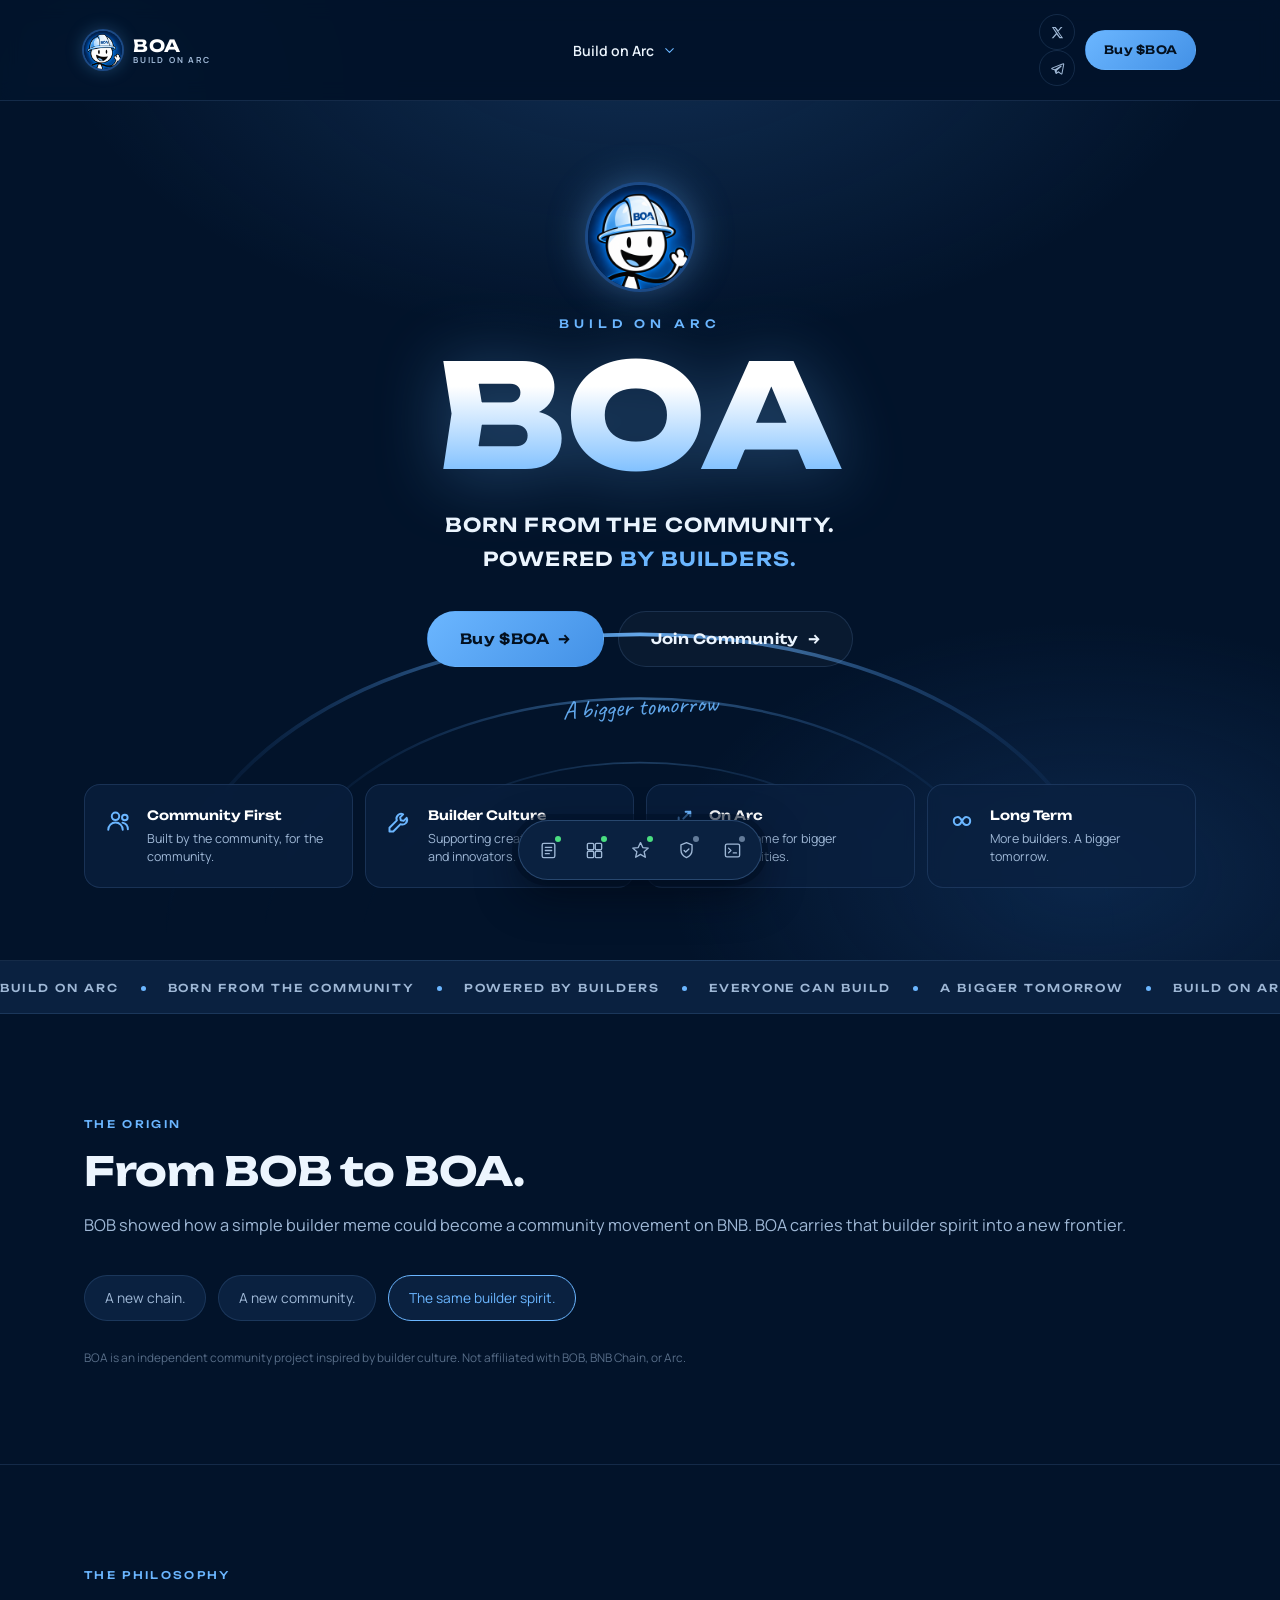
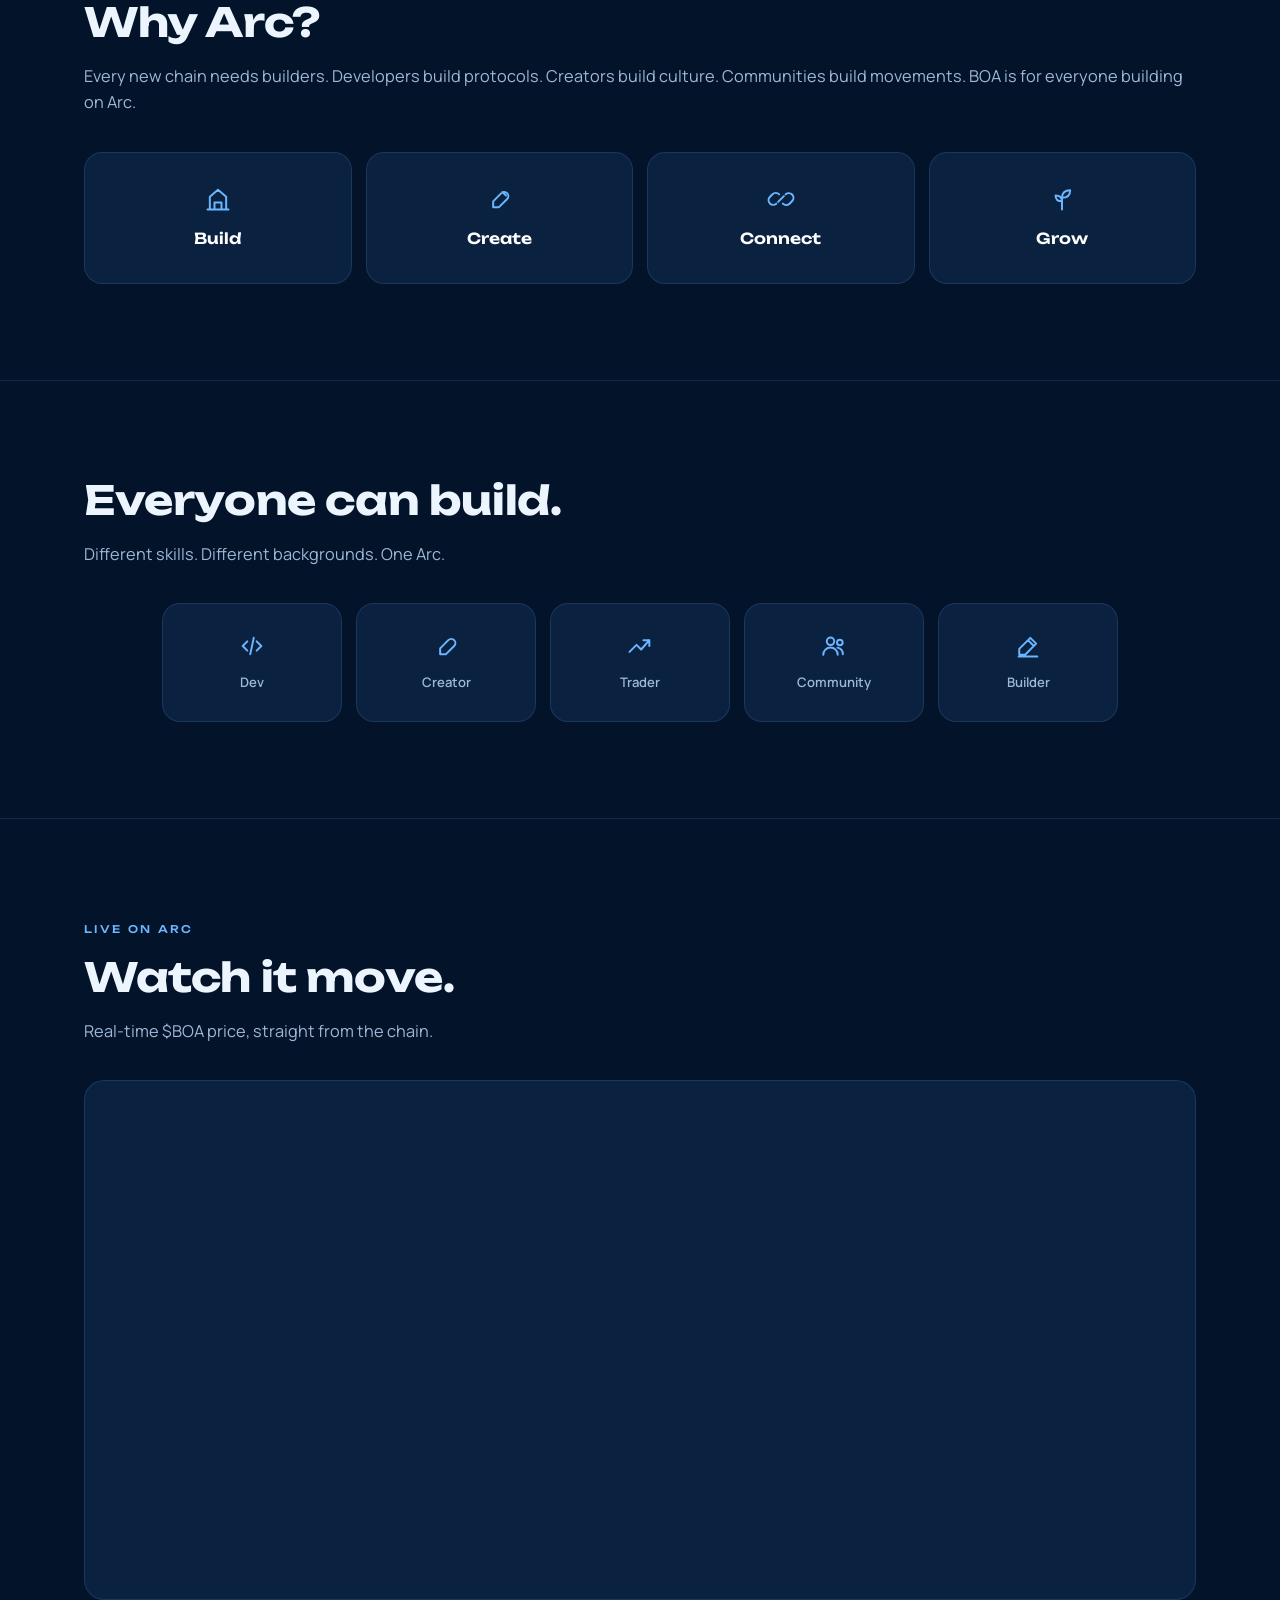
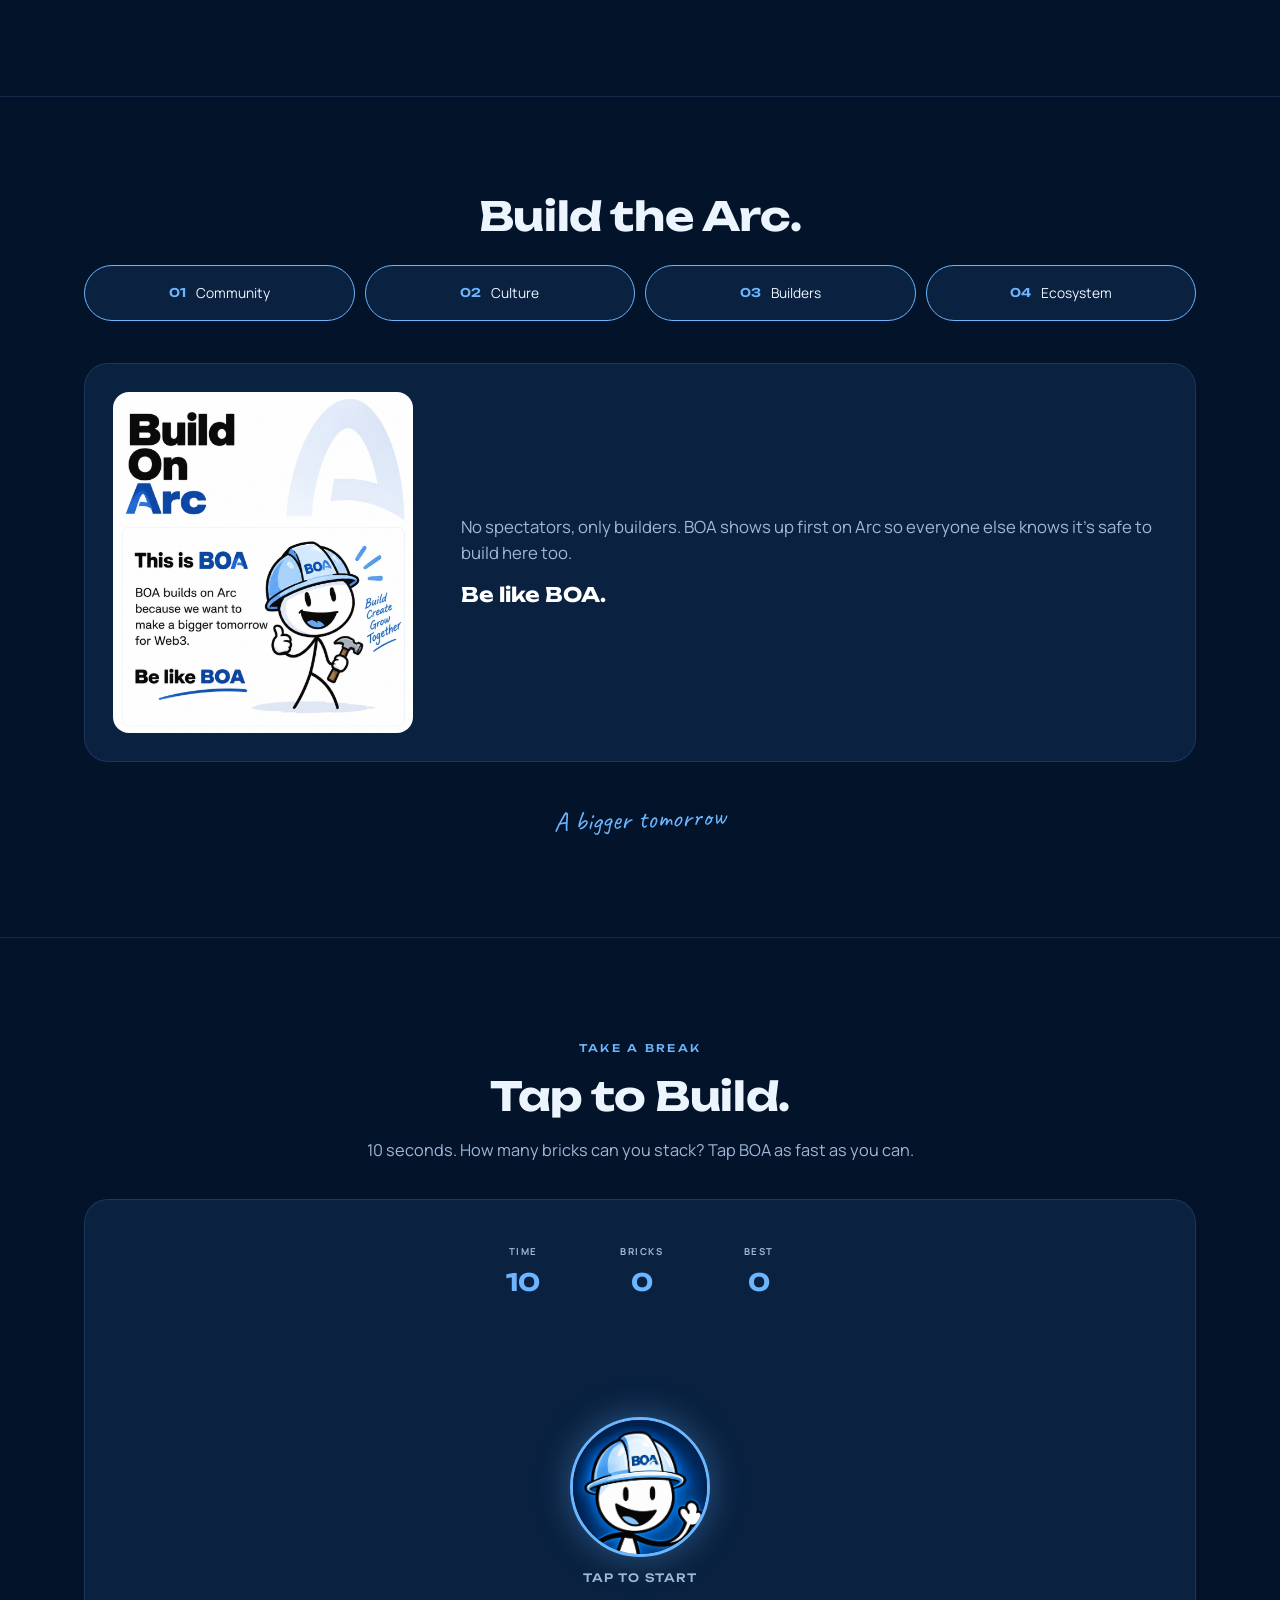
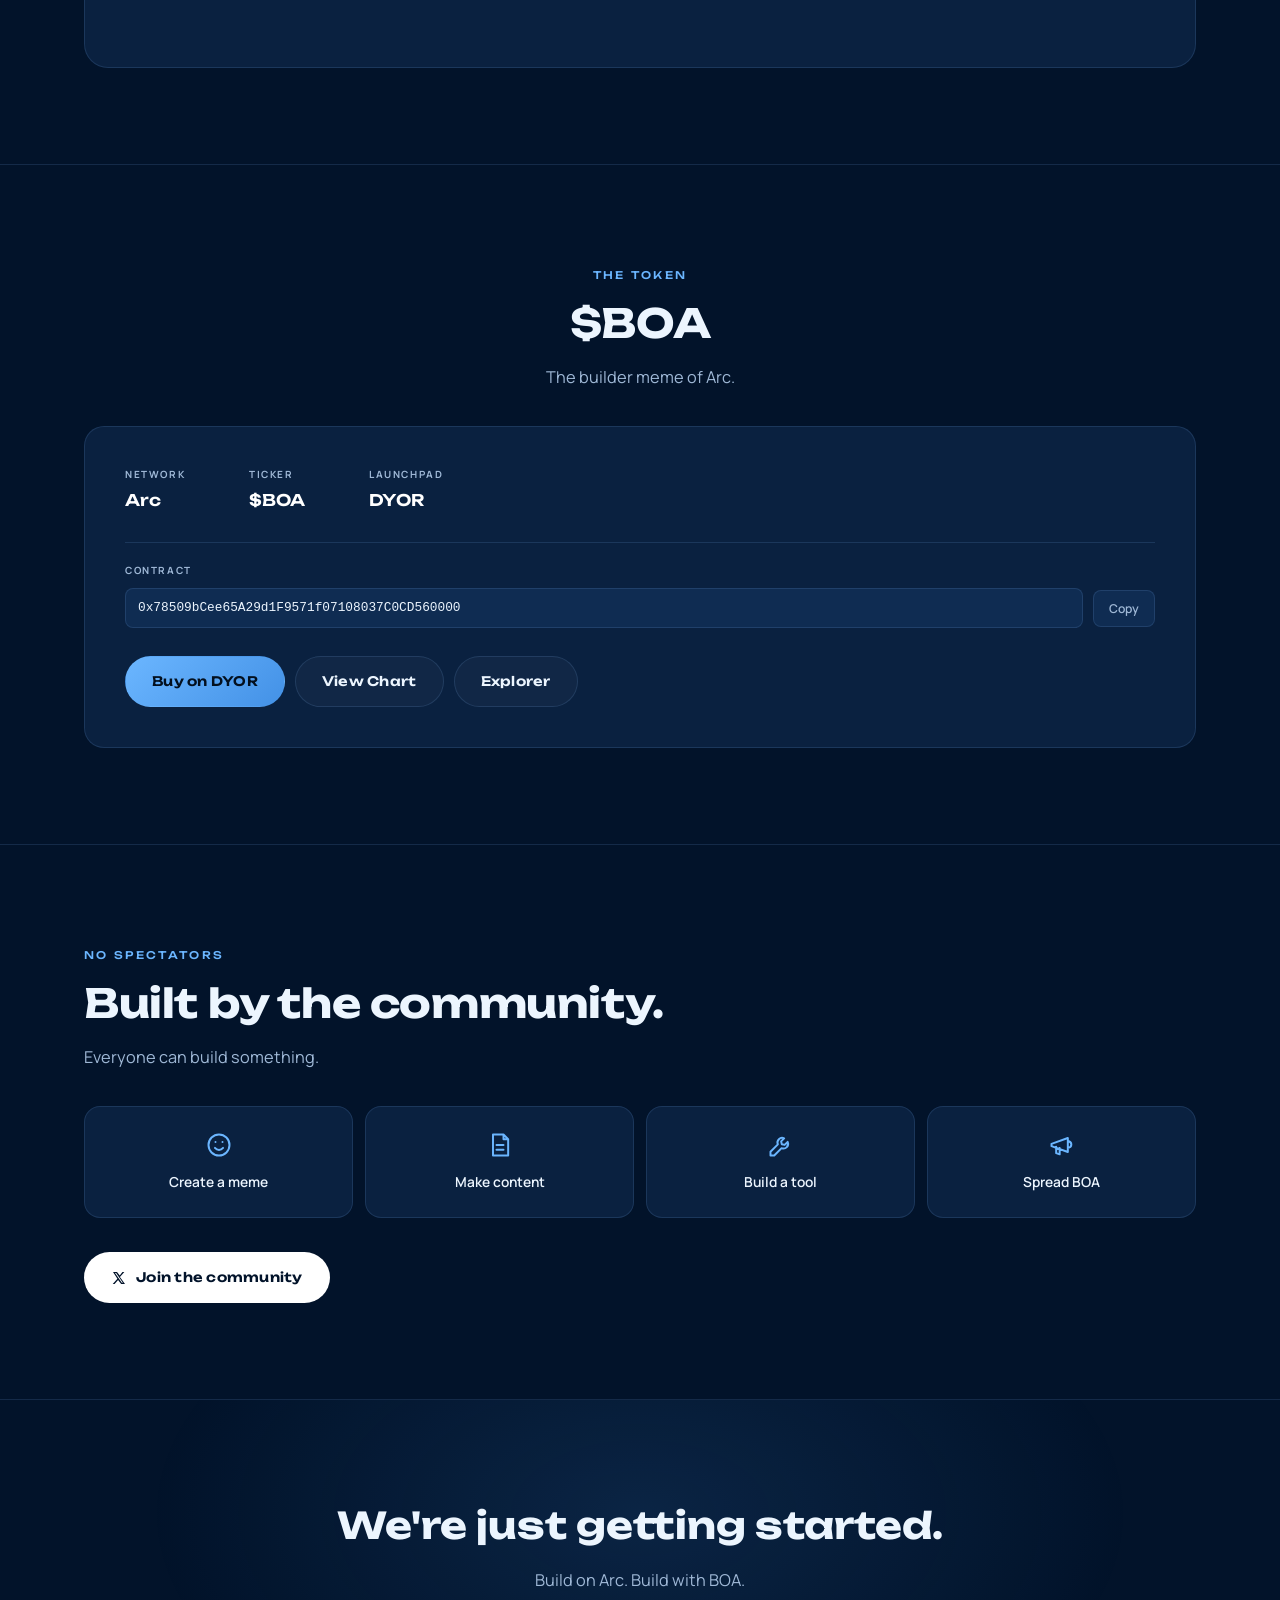
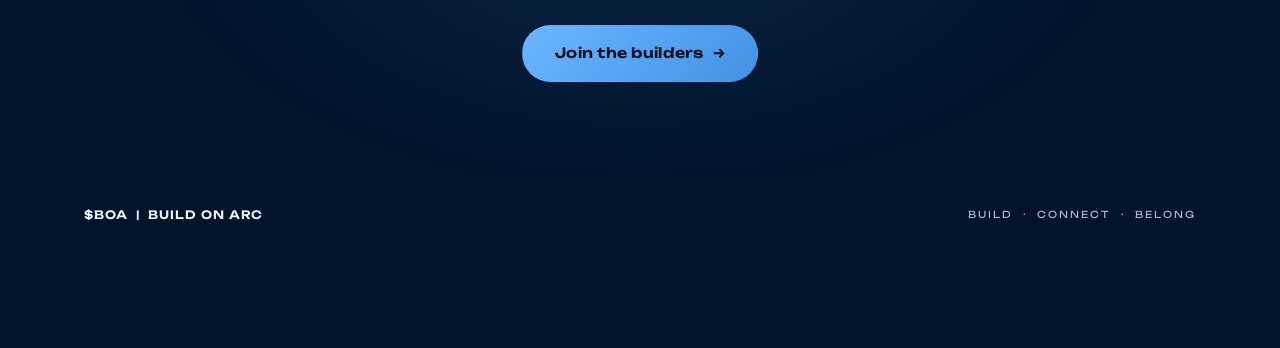
<file: index.html>
<!DOCTYPE html>
<html lang="en">
<head>
<meta charset="UTF-8">
<meta name="viewport" content="width=device-width, initial-scale=1">
<title>BOA — Build On Arc</title>
<meta name="description" content="BOA is a community builder-meme on Circle's Arc chain. Born from the community, powered by builders.">
<meta property="og:title" content="BOA — Build On Arc">
<meta property="og:description" content="Born from the community. Powered by builders. Built on Arc.">
<meta property="og:image" content="images/mascot.jpg">
<meta property="og:type" content="website">
<meta name="twitter:card" content="summary_large_image">
<link rel="icon" href="images/favicon.png">
<link rel="preconnect" href="https://fonts.googleapis.com">
<link rel="preconnect" href="https://fonts.gstatic.com" crossorigin>
<link href="https://fonts.googleapis.com/css2?family=Unbounded:wght@500;600;700;800&family=Manrope:wght@400;500;600;700&family=Caveat:wght@600&display=swap" rel="stylesheet">
<link rel="stylesheet" href="style.css?v=10">
<noscript><style>.reveal.reveal-pending{opacity:1 !important;transform:none !important;}</style></noscript>
</head>
<body>

<div class="bg-glow bg-glow-1" aria-hidden="true"></div>
<div class="bg-glow bg-glow-2" aria-hidden="true"></div>

<header class="site-header" id="top">
  <div class="header-inner">
    <a class="brand" href="#top">
      <img class="brand-icon" src="images/favicon.png" alt="">
      <span class="brand-text"><span class="brand-mark">BOA</span><span class="brand-tag">BUILD ON ARC</span></span>
    </a>

    <div class="nav-dropdown" id="nav-dropdown">
      <button type="button" class="nav-dropdown-trigger" id="nav-dropdown-trigger" aria-expanded="false" aria-controls="nav-dropdown-panel">
        Build on Arc
        <svg viewBox="0 0 24 24" class="ic nav-caret"><path d="M6 9l6 6 6-6"/></svg>
      </button>
      <div class="nav-dropdown-panel" id="nav-dropdown-panel">
        <div class="nav-dropdown-head">
          <span class="nav-dropdown-eyebrow">Day 1 — building in public</span>
          <p class="nav-dropdown-lede">We're not another trading terminal. BOA finds and backs the people actually building on Arc.</p>
        </div>
        <div class="nav-dropdown-list">
          <a class="nav-item" href="daily.html">
            <svg viewBox="0 0 24 24" class="ic ic-lg"><rect x="4" y="3" width="16" height="18" rx="2"/><path d="M8 8h8M8 12h8M8 16h5"/></svg>
            <div class="nav-item-body">
              <span class="nav-item-title">Daily Report<span class="status-badge status-live">Live</span></span>
              <span class="nav-item-text">What Arc builders should build next, daily.</span>
            </div>
          </a>
          <a class="nav-item" href="builders.html#directory">
            <svg viewBox="0 0 24 24" class="ic ic-lg"><rect x="3" y="3" width="8" height="8" rx="1.5"/><rect x="13" y="3" width="8" height="8" rx="1.5"/><rect x="3" y="13" width="8" height="8" rx="1.5"/><rect x="13" y="13" width="8" height="8" rx="1.5"/></svg>
            <div class="nav-item-body">
              <span class="nav-item-title">Builder Directory<span class="status-badge status-live">Live</span></span>
              <span class="nav-item-text">Every real project building on Arc, in one place.</span>
            </div>
          </a>
          <a class="nav-item" href="builders.html">
            <svg viewBox="0 0 24 24" class="ic ic-lg"><path d="M12 2l2.9 6.3 6.9.7-5.2 4.7 1.5 6.8L12 17l-6.1 3.5 1.5-6.8L2.2 9l6.9-.7z"/></svg>
            <div class="nav-item-body">
              <span class="nav-item-title">Builder of the Week<span class="status-badge status-live">Live</span></span>
              <span class="nav-item-text">One project, spotlighted by the community.</span>
            </div>
          </a>
          <div class="nav-item">
            <svg viewBox="0 0 24 24" class="ic ic-lg"><path d="M12 2l7 3v6c0 5-3.5 8.5-7 10-3.5-1.5-7-5-7-10V5z"/><path d="M9 12l2 2 4-4"/></svg>
            <div class="nav-item-body">
              <span class="nav-item-title">Proof of Build<span class="status-badge status-progress">Under construction</span></span>
              <span class="nav-item-text">On-chain badges for projects that actually ship.</span>
            </div>
          </div>
          <div class="nav-item">
            <svg viewBox="0 0 24 24" class="ic ic-lg"><rect x="3" y="4" width="18" height="16" rx="2"/><path d="M7 9l3 3-3 3M13 15h4"/></svg>
            <div class="nav-item-body">
              <span class="nav-item-title">Buildlog Hub<span class="status-badge status-progress">Under construction</span></span>
              <span class="nav-item-text">Public build logs from projects across Arc.</span>
            </div>
          </div>
        </div>
        <a class="nav-dropdown-foot" href="https://x.com/BOAonarc" target="_blank" rel="noopener">
          Follow the build on X
          <svg viewBox="0 0 24 24" class="ic ic-fill"><path d="M17.2 3H20l-6.6 7.5L21 21h-5.8l-4.6-6-5.2 6H2.6l7-8L3 3h6l4.1 5.4L17.2 3zm-1 16h1.6L7.7 4.6H6L16.2 19z"/></svg>
        </a>
      </div>
    </div>

    <div class="header-actions">
      <div class="header-socials">
        <a class="icon-btn" href="https://x.com/BOAonarc" target="_blank" rel="noopener" aria-label="BOA on X">
          <svg viewBox="0 0 24 24" class="ic ic-fill"><path d="M17.2 3H20l-6.6 7.5L21 21h-5.8l-4.6-6-5.2 6H2.6l7-8L3 3h6l4.1 5.4L17.2 3zm-1 16h1.6L7.7 4.6H6L16.2 19z"/></svg>
        </a>
        <a class="icon-btn" href="https://t.me/BOAonarc" target="_blank" rel="noopener" aria-label="BOA on Telegram">
          <svg viewBox="0 0 24 24" class="ic"><path d="M21 4.5 3.3 11.4c-.9.35-.86 1.1.05 1.35l4.4 1.37 1.68 5.15c.25.7.9.77 1.37.3l2.4-2.34 4.6 3.4c.62.38 1.2.14 1.37-.6L21.9 5.6c.22-.9-.32-1.36-.9-1.1zM8.3 13.9l9.1-5.7c.4-.25.5-.1.2.17l-7.4 6.7-.3 3.1-1.6-4.27z"/></svg>
        </a>
      </div>
      <a class="btn btn-primary btn-small" href="https://dyorswap.org/token?address=0x78509bCee65A29d1F9571f07108037C0CD560000&chainId=5042" target="_blank" rel="noopener">Buy $BOA</a>
    </div>
  </div>
</header>

<!-- ============ HERO — fully coded, no artwork image ============ -->
<section class="hero">
  <div class="hero-arc" aria-hidden="true">
    <svg viewBox="0 0 900 420" preserveAspectRatio="xMidYMax meet">
      <defs>
        <linearGradient id="heroArcGrad" x1="0" y1="1" x2="1" y2="1">
          <stop offset="0" stop-color="#1c4a86" stop-opacity=".0"/>
          <stop offset=".5" stop-color="#6bb6ff"/>
          <stop offset="1" stop-color="#1c4a86" stop-opacity=".0"/>
        </linearGradient>
      </defs>
      <path d="M60 420 C 60 60, 840 60, 840 420" fill="none" stroke="url(#heroArcGrad)" stroke-width="3"/>
      <path d="M140 420 C 140 130, 760 130, 760 420" fill="none" stroke="url(#heroArcGrad)" stroke-width="2" opacity=".55"/>
      <path d="M220 420 C 220 200, 680 200, 680 420" fill="none" stroke="url(#heroArcGrad)" stroke-width="1.5" opacity=".3"/>
    </svg>
  </div>

  <div class="wrap hero-inner">
    <img class="hero-mascot" src="images/favicon.png" alt="BOA mascot">
    <div class="hero-kicker">Build on Arc</div>
    <h1 class="hero-wordmark">BOA</h1>
    <p class="hero-sub">Born from the community.<br>Powered <span>by builders.</span></p>
    <div class="hero-cta-row">
      <a class="btn btn-primary btn-large" href="https://dyorswap.org/token?address=0x78509bCee65A29d1F9571f07108037C0CD560000&chainId=5042" target="_blank" rel="noopener">Buy $BOA <span class="btn-arrow">→</span></a>
      <a class="btn btn-ghost btn-large" href="https://t.me/BOAonarc" target="_blank" rel="noopener">Join Community <span class="btn-arrow">→</span></a>
    </div>
    <div class="hero-script">A bigger tomorrow</div>
  </div>

  <div class="wrap">
    <div class="hero-cards">
      <div class="hero-card">
        <svg viewBox="0 0 24 24" class="ic ic-lg"><circle cx="9" cy="8" r="3.2"/><path d="M2.8 19.5c0-3.4 2.8-6.2 6.2-6.2s6.2 2.8 6.2 6.2"/><circle cx="17" cy="9" r="2.4"/><path d="M15 13.4c2.6.6 4.6 2.9 4.6 5.7"/></svg>
        <div class="hero-card-body"><span class="hero-card-title">Community First</span><span class="hero-card-text">Built by the community, for the community.</span></div>
      </div>
      <div class="hero-card">
        <svg viewBox="0 0 24 24" class="ic ic-lg"><path d="M14.7 6.3a4 4 0 0 0-5.4 5.2L3 17.8V21h3.2l6.3-6.3a4 4 0 0 0 5.2-5.4l-2.6 2.6-2.4-.6-.6-2.4 2.6-2.6z"/></svg>
        <div class="hero-card-body"><span class="hero-card-title">Builder Culture</span><span class="hero-card-text">Supporting creators, builders and innovators.</span></div>
      </div>
      <div class="hero-card">
        <svg viewBox="0 0 24 24" class="ic ic-lg"><path d="M4 20V14M10 20V9M16 20V12M22 20H2M16 4l4 0 0 4M20 4l-6 6"/></svg>
        <div class="hero-card-body"><span class="hero-card-title">On Arc</span><span class="hero-card-text">A new home for bigger opportunities.</span></div>
      </div>
      <div class="hero-card">
        <svg viewBox="0 0 24 24" class="ic ic-lg"><path d="M8.5 8.5c-4.7 0-4.7 7 0 7 3.5 0 3.5-7 7-7 4.7 0 4.7 7 0 7-3.5 0-3.5-7-7-7z"/></svg>
        <div class="hero-card-body"><span class="hero-card-title">Long Term</span><span class="hero-card-text">More builders. A bigger tomorrow.</span></div>
      </div>
    </div>
  </div>
</section>

<!-- ============ MARQUEE ============ -->
<div class="marquee" aria-hidden="true">
  <div class="marquee-track">
    <span>Build on Arc</span><span class="dot"></span>
    <span>Born from the community</span><span class="dot"></span>
    <span>Powered by builders</span><span class="dot"></span>
    <span>Everyone can build</span><span class="dot"></span>
    <span>A bigger tomorrow</span><span class="dot"></span>
    <span>Build on Arc</span><span class="dot"></span>
    <span>Born from the community</span><span class="dot"></span>
    <span>Powered by builders</span><span class="dot"></span>
    <span>Everyone can build</span><span class="dot"></span>
    <span>A bigger tomorrow</span><span class="dot"></span>
  </div>
</div>

<!-- ============ STORY — why BOA ============ -->
<section class="section story-section reveal reveal-pending" id="story">
  <div class="wrap">
    <span class="eyebrow">The origin</span>
    <h2 class="section-title">From BOB to BOA.</h2>
    <p class="lede">BOB showed how a simple builder meme could become a community movement on BNB. BOA carries that builder spirit into a new frontier.</p>
    <div class="story-row">
      <div class="story-chip">A new chain.</div>
      <div class="story-chip">A new community.</div>
      <div class="story-chip story-chip-accent">The same builder spirit.</div>
    </div>
    <p class="disclaimer">BOA is an independent community project inspired by builder culture. Not affiliated with BOB, BNB Chain, or Arc.</p>
  </div>
</section>

<!-- ============ WHY ARC ============ -->
<section class="section why-section reveal reveal-pending">
  <div class="wrap">
    <span class="eyebrow">The philosophy</span>
    <h2 class="section-title">Why Arc?</h2>
    <p class="lede">Every new chain needs builders. Developers build protocols. Creators build culture. Communities build movements. BOA is for everyone building on Arc.</p>
    <div class="pillar-row">
      <div class="pillar-card">
        <svg viewBox="0 0 24 24" class="ic ic-lg"><path d="M3 21h18M5 21V10l7-6 7 6v11M9 21v-6h6v6"/></svg>
        <span class="pillar-word">Build</span>
      </div>
      <div class="pillar-card">
        <svg viewBox="0 0 24 24" class="ic ic-lg"><path d="M12 19l7-7a3.5 3.5 0 0 0-5-5l-7 7v5h5zM15 6l3 3"/></svg>
        <span class="pillar-word">Create</span>
      </div>
      <div class="pillar-card">
        <svg viewBox="0 0 24 24" class="ic ic-lg"><path d="M9.5 14.5 14.5 9.5M8 16a4 4 0 0 1-5.6-5.7l2.3-2.4A4 4 0 0 1 10.4 8M16 8a4 4 0 0 1 5.6 5.7l-2.3 2.4a4 4 0 0 1-5.7-.1"/></svg>
        <span class="pillar-word">Connect</span>
      </div>
      <div class="pillar-card">
        <svg viewBox="0 0 24 24" class="ic ic-lg"><path d="M12 21V11M12 11c0-4 2.5-6.5 7-6.5 0 4-2.5 6.5-7 6.5zM12 14c0-3-2-5-5.5-5 0 3 2 5 5.5 5z"/></svg>
        <span class="pillar-word">Grow</span>
      </div>
    </div>
  </div>
</section>

<!-- ============ BUILDER ROLES ============ -->
<section class="section builder-section reveal reveal-pending">
  <div class="wrap">
    <h2 class="section-title">Everyone can build.</h2>
    <p class="lede">Different skills. Different backgrounds. One Arc.</p>
    <div class="role-row">
      <div class="role-card">
        <svg viewBox="0 0 24 24" class="ic ic-lg"><path d="M8 8 4 12l4 4M16 8l4 4-4 4M13.5 5l-3 14"/></svg>
        <span class="role-label">Dev</span>
      </div>
      <div class="role-card">
        <svg viewBox="0 0 24 24" class="ic ic-lg"><path d="M12 19l7-7a3.5 3.5 0 0 0-5-5l-7 7v5h5z"/></svg>
        <span class="role-label">Creator</span>
      </div>
      <div class="role-card">
        <svg viewBox="0 0 24 24" class="ic ic-lg"><path d="M3 17l6-6 4 4 7-8M20 7h-5M20 7v5"/></svg>
        <span class="role-label">Trader</span>
      </div>
      <div class="role-card">
        <svg viewBox="0 0 24 24" class="ic ic-lg"><circle cx="9" cy="8" r="3.2"/><path d="M2.8 19.5c0-3.4 2.8-6.2 6.2-6.2s6.2 2.8 6.2 6.2"/><circle cx="17" cy="9" r="2.4"/><path d="M15 13.4c2.6.6 4.6 2.9 4.6 5.7"/></svg>
        <span class="role-label">Community</span>
      </div>
      <div class="role-card">
        <svg viewBox="0 0 24 24" class="ic ic-lg"><path d="M14 5l5 5-9.5 9.5H4.5V14.5L14 5zM12 7l5 5M4 21h16"/></svg>
        <span class="role-label">Builder</span>
      </div>
    </div>
  </div>
</section>

<!-- ============ LIVE CHART ============ -->
<section class="section chart-section reveal reveal-pending" id="chart">
  <div class="wrap">
    <span class="eyebrow">Live on Arc</span>
    <h2 class="section-title">Watch it move.</h2>
    <p class="lede">Real-time $BOA price, straight from the chain.</p>
    <div class="chart-frame">
      <iframe
        src="https://dexscreener.com/arc/0x78509bcee65a29d1f9571f07108037c0cd560000?embed=1&theme=dark&trades=0&info=0"
        title="$BOA live chart" loading="lazy"></iframe>
    </div>
  </div>
</section>

<!-- ============ BUILD THE ARC — scroll reveal ============ -->
<section class="section arc-build-section reveal reveal-pending" id="build">
  <div class="wrap">
    <h2 class="section-title">Build the Arc.</h2>
    <div class="arc-steps" id="arc-steps">
      <div class="arc-step"><span class="arc-step-num">01</span><span class="arc-step-label">Community</span></div>
      <div class="arc-step"><span class="arc-step-num">02</span><span class="arc-step-label">Culture</span></div>
      <div class="arc-step"><span class="arc-step-num">03</span><span class="arc-step-label">Builders</span></div>
      <div class="arc-step"><span class="arc-step-num">04</span><span class="arc-step-label">Ecosystem</span></div>
    </div>
    <div class="arc-showcase">
      <img class="arc-showcase-img" src="images/build-arc-card.jpg" alt="This is BOA — Build On Arc. Build. Create. Grow. Together.">
      <div class="arc-showcase-text">
        <p>No spectators, only builders. BOA shows up first on Arc so everyone else knows it's safe to build here too.</p>
        <p>Be like BOA.</p>
      </div>
    </div>
    <p class="arc-tagline">A bigger tomorrow</p>
  </div>
</section>

<!-- ============ MINI GAME ============ -->
<section class="section game-section reveal reveal-pending" id="play">
  <div class="wrap">
    <span class="eyebrow">Take a break</span>
    <h2 class="section-title">Tap to Build.</h2>
    <p class="lede">10 seconds. How many bricks can you stack? Tap BOA as fast as you can.</p>

    <div class="game-box">
      <div class="game-stats">
        <div class="game-stat"><span class="game-stat-label">Time</span><span class="game-stat-value" id="game-time">10</span></div>
        <div class="game-stat"><span class="game-stat-label">Bricks</span><span class="game-stat-value" id="game-score">0</span></div>
        <div class="game-stat"><span class="game-stat-label">Best</span><span class="game-stat-value" id="game-best">0</span></div>
      </div>

      <div class="game-tower" id="game-tower"></div>

      <button type="button" class="game-tap" id="game-tap">
        <img src="images/mascot.jpg" alt="Tap BOA to build" id="game-mascot">
        <span class="game-tap-hint" id="game-hint">Tap to start</span>
      </button>

      <p class="game-result" id="game-result"></p>
    </div>
  </div>
</section>

<!-- ============ $BOA TOKEN ============ -->
<section class="section token-section reveal reveal-pending" id="token">
  <div class="wrap">
    <span class="eyebrow">The token</span>
    <h2 class="section-title">$BOA</h2>
    <p class="lede">The builder meme of Arc.</p>

    <div class="token-card">
      <div class="token-row">
        <div class="token-field"><span class="token-field-label">Network</span><span class="token-field-value">Arc</span></div>
        <div class="token-field"><span class="token-field-label">Ticker</span><span class="token-field-value">$BOA</span></div>
        <div class="token-field"><span class="token-field-label">Launchpad</span><span class="token-field-value">DYOR</span></div>
      </div>
      <div class="token-ca-row">
        <span class="token-field-label">Contract</span>
        <div class="token-ca-line">
          <code class="token-ca" id="token-ca">0x78509bCee65A29d1F9571f07108037C0CD560000</code>
          <button type="button" class="btn-copy" id="copy-ca-btn">Copy</button>
        </div>
      </div>
      <div class="token-btn-row">
        <a class="btn btn-primary" href="https://dyorswap.org/token?address=0x78509bCee65A29d1F9571f07108037C0CD560000&chainId=5042" target="_blank" rel="noopener">Buy on DYOR</a>
        <a class="btn btn-ghost" href="#chart">View Chart</a>
        <a class="btn btn-ghost" href="https://explorer.arc.io/address/0x78509bCee65A29d1F9571f07108037C0CD560000" target="_blank" rel="noopener">Explorer</a>
      </div>
    </div>
  </div>
</section>

<!-- ============ COMMUNITY ============ -->
<section class="section community-section reveal reveal-pending" id="community">
  <div class="wrap">
    <span class="eyebrow">No spectators</span>
    <h2 class="section-title">Built by the community.</h2>
    <p class="lede">Everyone can build something.</p>
    <div class="community-grid">
      <div class="community-card">
        <svg viewBox="0 0 24 24" class="ic ic-lg"><circle cx="12" cy="12" r="9"/><path d="M8.5 14.5c1 1.2 2.2 1.8 3.5 1.8s2.5-.6 3.5-1.8M9 9.5h.01M15 9.5h.01"/></svg>
        Create a meme
      </div>
      <div class="community-card">
        <svg viewBox="0 0 24 24" class="ic ic-lg"><path d="M6 3h9l4 4v14H6zM15 3v4h4M9 12h6M9 16h6"/></svg>
        Make content
      </div>
      <div class="community-card">
        <svg viewBox="0 0 24 24" class="ic ic-lg"><path d="M14.7 6.3a4 4 0 0 0-5.4 5.2L3 17.8V21h3.2l6.3-6.3a4 4 0 0 0 5.2-5.4l-2.6 2.6-2.4-.6-.6-2.4 2.6-2.6z"/></svg>
        Build a tool
      </div>
      <div class="community-card">
        <svg viewBox="0 0 24 24" class="ic ic-lg"><path d="M3 11l14-5v12L3 13v-2zM17 8.5c2 .4 3 1.6 3 3s-1 2.6-3 3M7 13.5V19l3 1v-5.5"/></svg>
        Spread BOA
      </div>
    </div>
    <a class="btn btn-x" href="https://x.com/BOAonarc" target="_blank" rel="noopener">
      <svg viewBox="0 0 24 24" class="ic ic-fill"><path d="M17.2 3H20l-6.6 7.5L21 21h-5.8l-4.6-6-5.2 6H2.6l7-8L3 3h6l4.1 5.4L17.2 3zm-1 16h1.6L7.7 4.6H6L16.2 19z"/></svg>
      Join the community
    </a>
  </div>
</section>

<!-- ============ FINAL CTA ============ -->
<section class="section final-section reveal reveal-pending">
  <div class="wrap">
    <h2 class="final-title">We're just getting started.</h2>
    <p class="final-sub">Build on Arc. Build with BOA.</p>
    <a class="btn btn-primary btn-large" href="https://x.com/BOAonarc" target="_blank" rel="noopener">Join the builders <span class="btn-arrow">→</span></a>
  </div>
</section>

<!-- ============ Floating utility dock ============ -->
<nav class="dock" id="dock" aria-label="BOA utilities">
  <a class="dock-item" href="daily.html" aria-label="Daily Report — Live">
    <svg viewBox="0 0 24 24" class="ic"><rect x="4" y="3" width="16" height="18" rx="2"/><path d="M8 8h8M8 12h8M8 16h5"/></svg>
    <span class="dock-dot dock-dot-live"></span>
    <span class="dock-tip">Daily Report<em>Live</em></span>
  </a>
  <a class="dock-item" href="builders.html#directory" aria-label="Builder Directory — Live">
    <svg viewBox="0 0 24 24" class="ic"><rect x="3" y="3" width="8" height="8" rx="1.5"/><rect x="13" y="3" width="8" height="8" rx="1.5"/><rect x="3" y="13" width="8" height="8" rx="1.5"/><rect x="13" y="13" width="8" height="8" rx="1.5"/></svg>
    <span class="dock-dot dock-dot-live"></span>
    <span class="dock-tip">Directory<em>Live</em></span>
  </a>
  <a class="dock-item" href="builders.html" aria-label="Builder of the Week — Live">
    <svg viewBox="0 0 24 24" class="ic"><path d="M12 2l2.9 6.3 6.9.7-5.2 4.7 1.5 6.8L12 17l-6.1 3.5 1.5-6.8L2.2 9l6.9-.7z"/></svg>
    <span class="dock-dot dock-dot-live"></span>
    <span class="dock-tip">Spotlight<em>Live</em></span>
  </a>
  <button type="button" class="dock-item" data-status="progress" aria-label="Proof of Build — Under construction">
    <svg viewBox="0 0 24 24" class="ic"><path d="M12 2l7 3v6c0 5-3.5 8.5-7 10-3.5-1.5-7-5-7-10V5z"/><path d="M9 12l2 2 4-4"/></svg>
    <span class="dock-dot"></span>
    <span class="dock-tip">Proof of Build<em>Under construction</em></span>
  </button>
  <button type="button" class="dock-item" data-status="progress" aria-label="Buildlog Hub — Under construction">
    <svg viewBox="0 0 24 24" class="ic"><rect x="3" y="4" width="18" height="16" rx="2"/><path d="M7 9l3 3-3 3M13 15h4"/></svg>
    <span class="dock-dot"></span>
    <span class="dock-tip">Buildlog<em>Under construction</em></span>
  </button>
</nav>

<footer class="site-footer">
  <div class="wrap footer-inner">
    <span class="footer-brand">$BOA&nbsp;&nbsp;|&nbsp;&nbsp;BUILD ON ARC</span>
    <span class="footer-ticker">BUILD&nbsp;&nbsp;·&nbsp;&nbsp;CONNECT&nbsp;&nbsp;·&nbsp;&nbsp;BELONG</span>
  </div>
</footer>

<script src="script.js?v=10"></script>
</body>
</html>
</file>
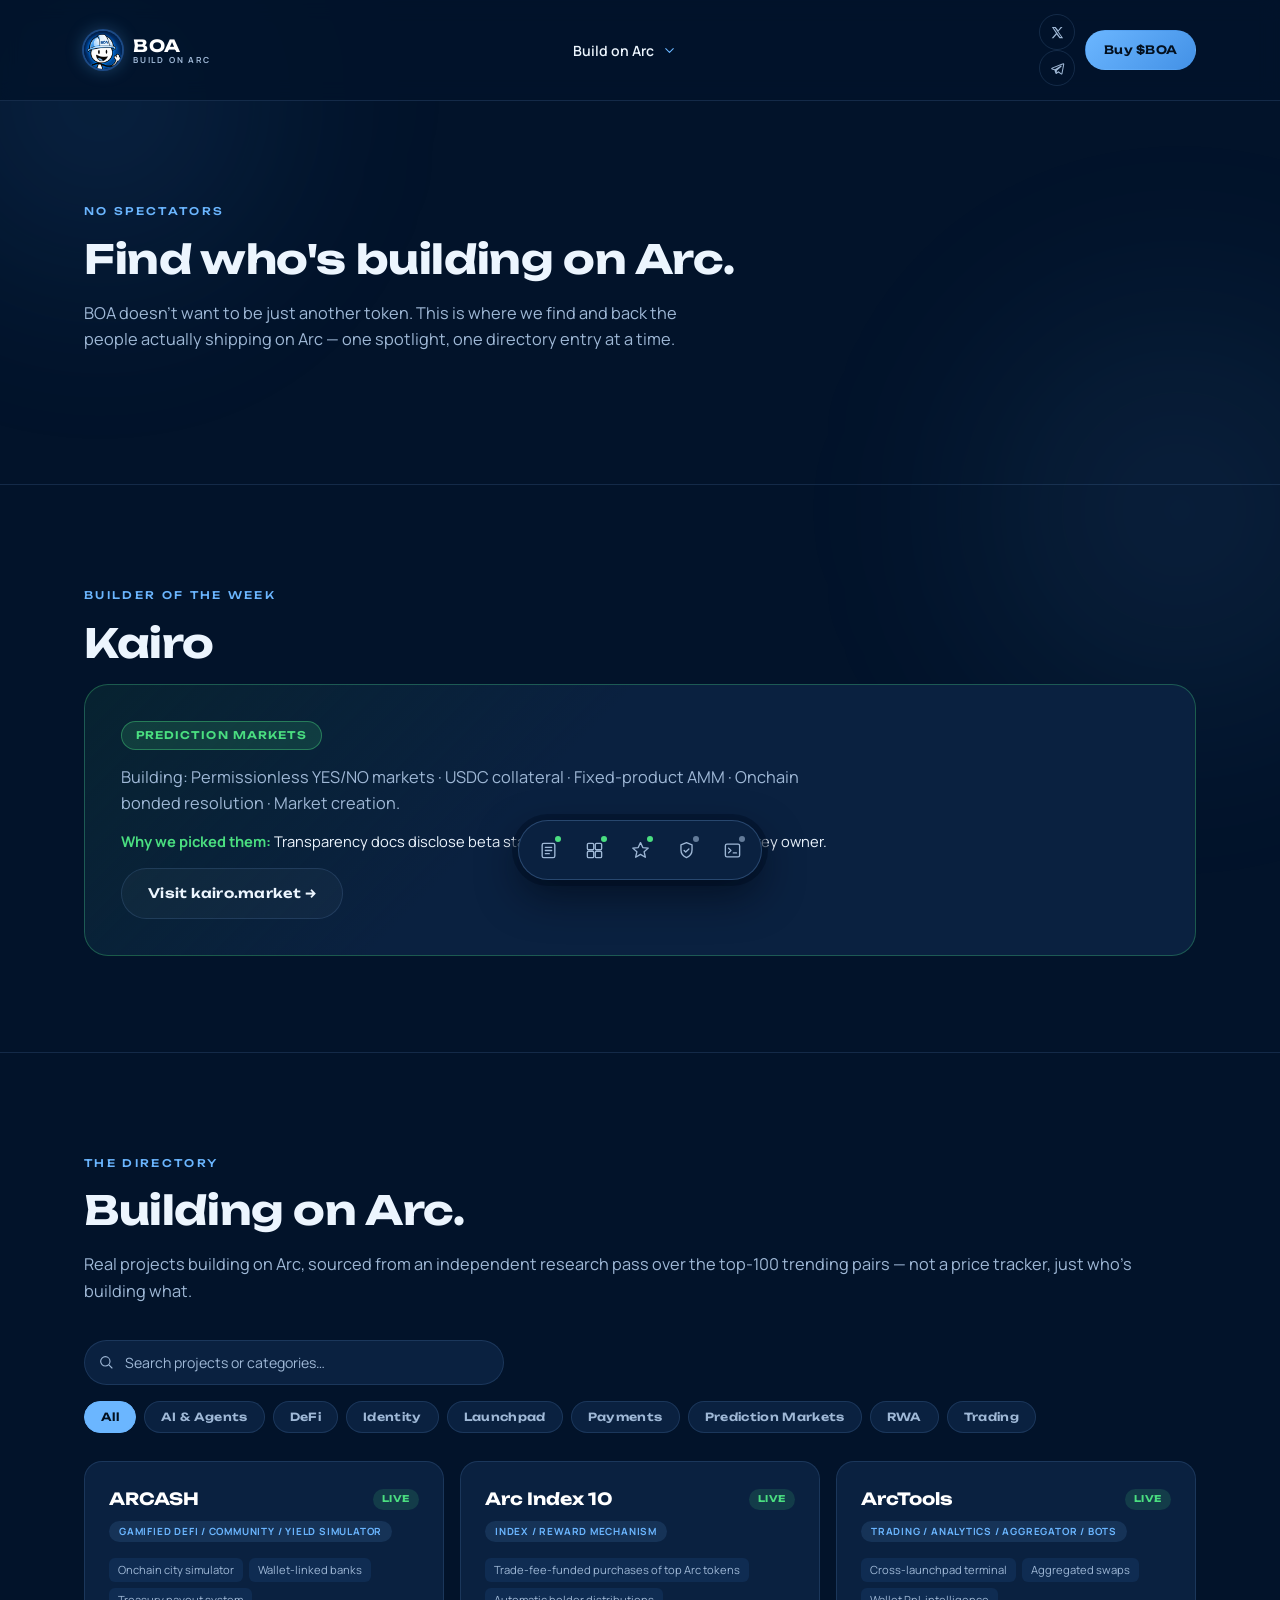
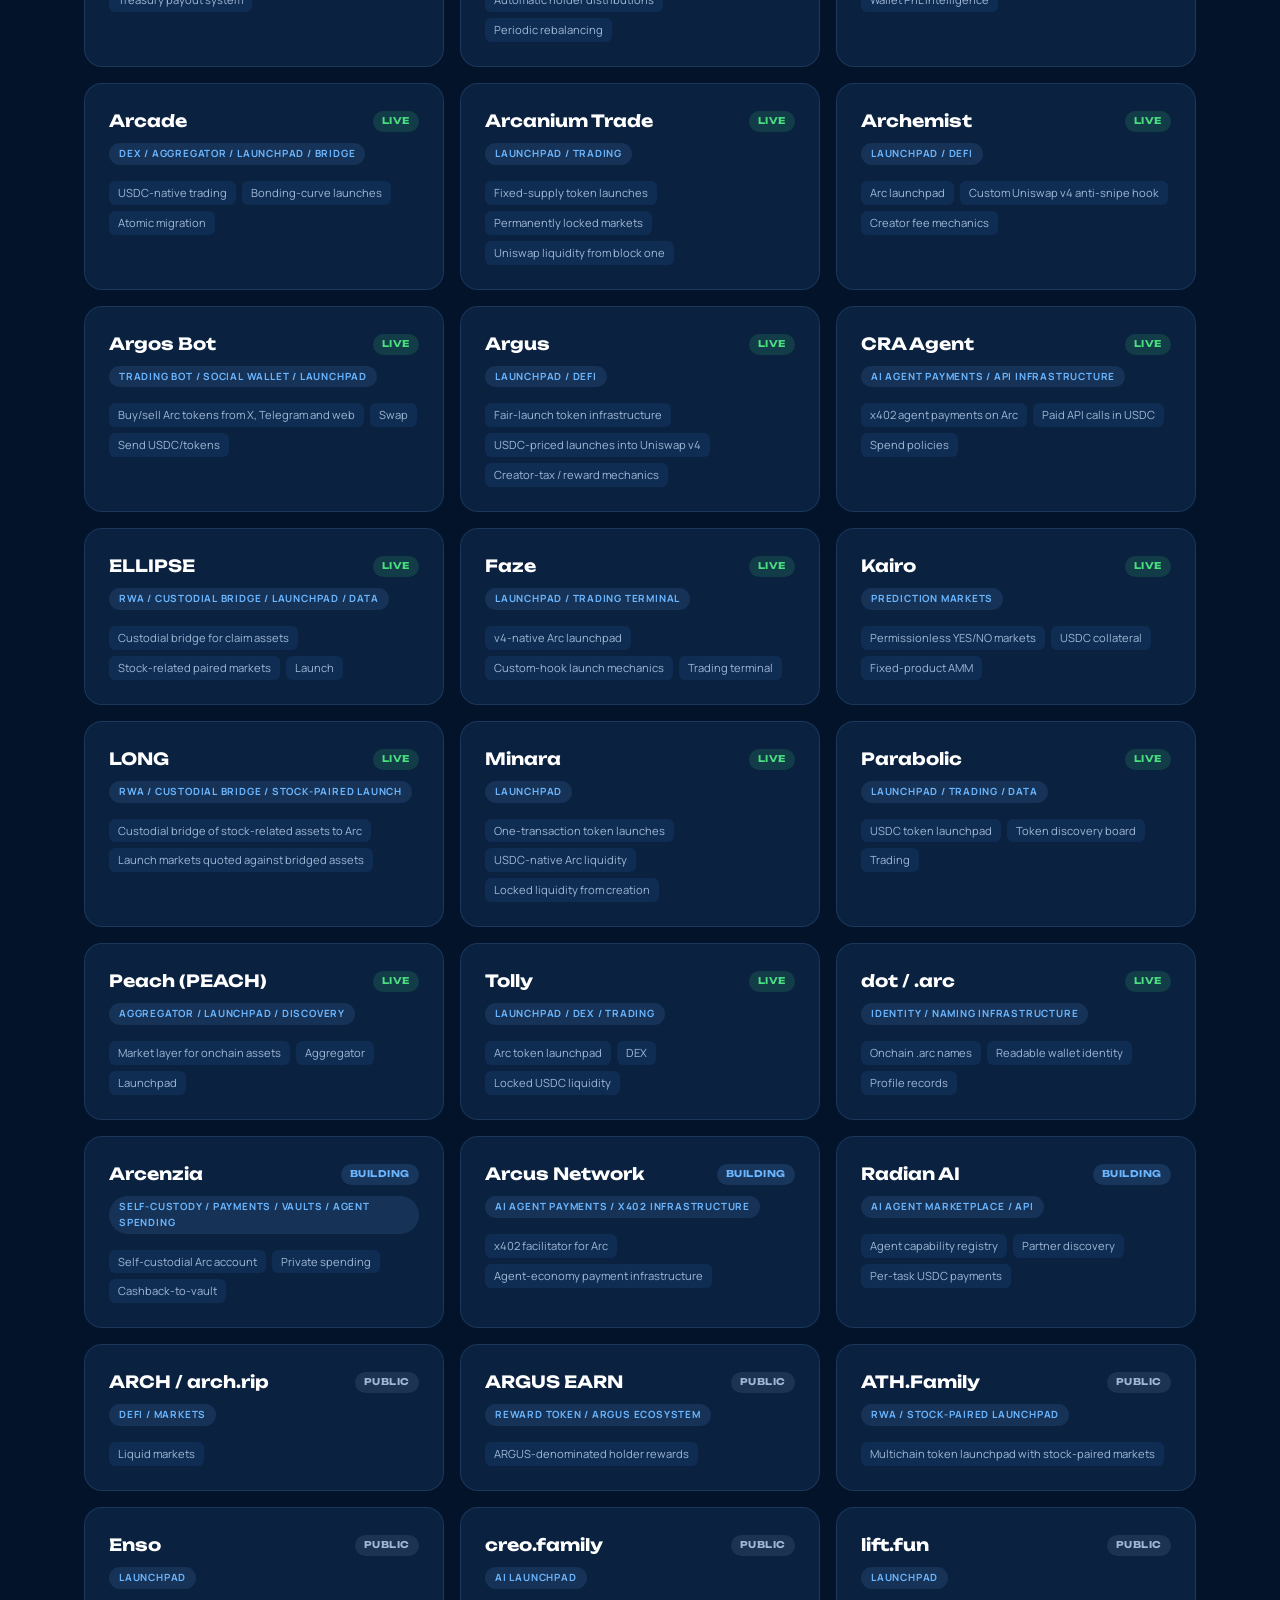
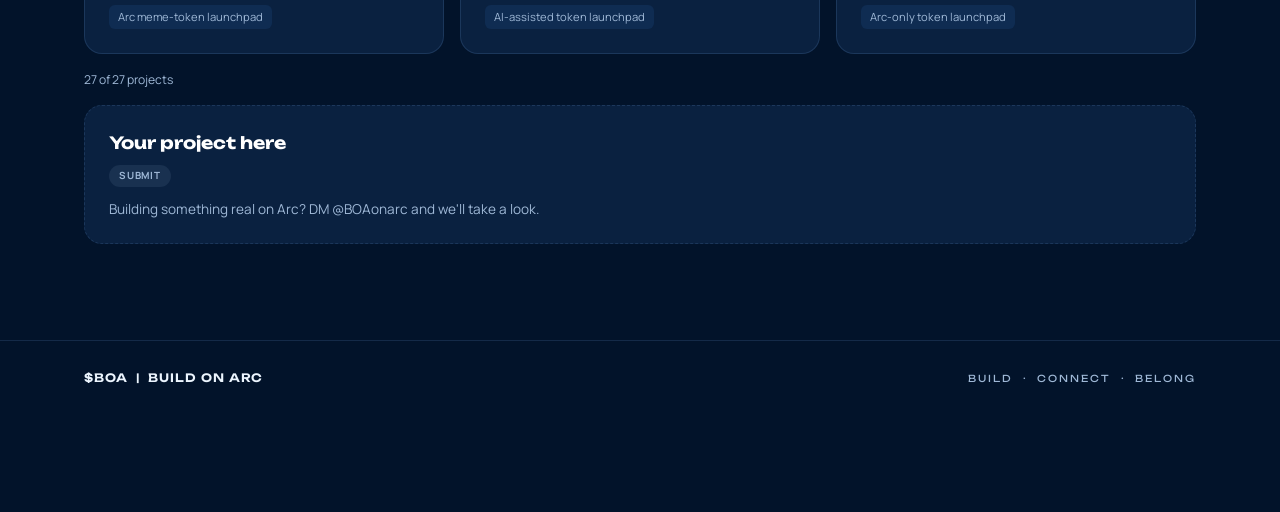
<file: builders.html>
<!DOCTYPE html>
<html lang="en">
<head>
<meta charset="UTF-8">
<meta name="viewport" content="width=device-width, initial-scale=1">
<title>Builder Directory — BOA</title>
<meta name="description" content="Every real project building on Arc, in one place — plus a weekly community spotlight. Curated by BOA.">
<meta property="og:title" content="Builder Directory — BOA">
<meta property="og:description" content="Every real project building on Arc, in one place — plus a weekly community spotlight.">
<meta property="og:image" content="images/mascot.jpg">
<meta property="og:type" content="website">
<meta name="twitter:card" content="summary_large_image">
<link rel="icon" href="images/favicon.png">
<link rel="preconnect" href="https://fonts.googleapis.com">
<link rel="preconnect" href="https://fonts.gstatic.com" crossorigin>
<link href="https://fonts.googleapis.com/css2?family=Unbounded:wght@500;600;700;800&family=Manrope:wght@400;500;600;700&family=Caveat:wght@600&display=swap" rel="stylesheet">
<link rel="stylesheet" href="style.css?v=10">
<noscript><style>.reveal.reveal-pending{opacity:1 !important;transform:none !important;}</style></noscript>
</head>
<body>

<div class="bg-glow bg-glow-1" aria-hidden="true"></div>
<div class="bg-glow bg-glow-2" aria-hidden="true"></div>

<header class="site-header">
  <div class="header-inner">
    <a class="brand" href="index.html">
      <img class="brand-icon" src="images/favicon.png" alt="">
      <span class="brand-text"><span class="brand-mark">BOA</span><span class="brand-tag">BUILD ON ARC</span></span>
    </a>

    <div class="nav-dropdown" id="nav-dropdown">
      <button type="button" class="nav-dropdown-trigger" id="nav-dropdown-trigger" aria-expanded="false" aria-controls="nav-dropdown-panel">
        Build on Arc
        <svg viewBox="0 0 24 24" class="ic nav-caret"><path d="M6 9l6 6 6-6"/></svg>
      </button>
      <div class="nav-dropdown-panel" id="nav-dropdown-panel">
        <div class="nav-dropdown-head">
          <span class="nav-dropdown-eyebrow">Day 1 — building in public</span>
          <p class="nav-dropdown-lede">We're not another trading terminal. BOA finds and backs the people actually building on Arc.</p>
        </div>
        <div class="nav-dropdown-list">
          <a class="nav-item" href="daily.html">
            <svg viewBox="0 0 24 24" class="ic ic-lg"><rect x="4" y="3" width="16" height="18" rx="2"/><path d="M8 8h8M8 12h8M8 16h5"/></svg>
            <div class="nav-item-body">
              <span class="nav-item-title">Daily Report<span class="status-badge status-live">Live</span></span>
              <span class="nav-item-text">What Arc builders should build next, daily.</span>
            </div>
          </a>
          <a class="nav-item" href="builders.html#directory">
            <svg viewBox="0 0 24 24" class="ic ic-lg"><rect x="3" y="3" width="8" height="8" rx="1.5"/><rect x="13" y="3" width="8" height="8" rx="1.5"/><rect x="3" y="13" width="8" height="8" rx="1.5"/><rect x="13" y="13" width="8" height="8" rx="1.5"/></svg>
            <div class="nav-item-body">
              <span class="nav-item-title">Builder Directory<span class="status-badge status-live">Live</span></span>
              <span class="nav-item-text">Every real project building on Arc, in one place.</span>
            </div>
          </a>
          <a class="nav-item" href="builders.html">
            <svg viewBox="0 0 24 24" class="ic ic-lg"><path d="M12 2l2.9 6.3 6.9.7-5.2 4.7 1.5 6.8L12 17l-6.1 3.5 1.5-6.8L2.2 9l6.9-.7z"/></svg>
            <div class="nav-item-body">
              <span class="nav-item-title">Builder of the Week<span class="status-badge status-live">Live</span></span>
              <span class="nav-item-text">One project, spotlighted by the community.</span>
            </div>
          </a>
          <div class="nav-item">
            <svg viewBox="0 0 24 24" class="ic ic-lg"><path d="M12 2l7 3v6c0 5-3.5 8.5-7 10-3.5-1.5-7-5-7-10V5z"/><path d="M9 12l2 2 4-4"/></svg>
            <div class="nav-item-body">
              <span class="nav-item-title">Proof of Build<span class="status-badge status-progress">Under construction</span></span>
              <span class="nav-item-text">On-chain badges for projects that actually ship.</span>
            </div>
          </div>
          <div class="nav-item">
            <svg viewBox="0 0 24 24" class="ic ic-lg"><rect x="3" y="4" width="18" height="16" rx="2"/><path d="M7 9l3 3-3 3M13 15h4"/></svg>
            <div class="nav-item-body">
              <span class="nav-item-title">Buildlog Hub<span class="status-badge status-progress">Under construction</span></span>
              <span class="nav-item-text">Public build logs from projects across Arc.</span>
            </div>
          </div>
        </div>
        <a class="nav-dropdown-foot" href="https://x.com/BOAonarc" target="_blank" rel="noopener">
          Follow the build on X
          <svg viewBox="0 0 24 24" class="ic ic-fill"><path d="M17.2 3H20l-6.6 7.5L21 21h-5.8l-4.6-6-5.2 6H2.6l7-8L3 3h6l4.1 5.4L17.2 3zm-1 16h1.6L7.7 4.6H6L16.2 19z"/></svg>
        </a>
      </div>
    </div>

    <div class="header-actions">
      <div class="header-socials">
        <a class="icon-btn" href="https://x.com/BOAonarc" target="_blank" rel="noopener" aria-label="BOA on X">
          <svg viewBox="0 0 24 24" class="ic ic-fill"><path d="M17.2 3H20l-6.6 7.5L21 21h-5.8l-4.6-6-5.2 6H2.6l7-8L3 3h6l4.1 5.4L17.2 3zm-1 16h1.6L7.7 4.6H6L16.2 19z"/></svg>
        </a>
        <a class="icon-btn" href="https://t.me/BOAonarc" target="_blank" rel="noopener" aria-label="BOA on Telegram">
          <svg viewBox="0 0 24 24" class="ic"><path d="M21 4.5 3.3 11.4c-.9.35-.86 1.1.05 1.35l4.4 1.37 1.68 5.15c.25.7.9.77 1.37.3l2.4-2.34 4.6 3.4c.62.38 1.2.14 1.37-.6L21.9 5.6c.22-.9-.32-1.36-.9-1.1zM8.3 13.9l9.1-5.7c.4-.25.5-.1.2.17l-7.4 6.7-.3 3.1-1.6-4.27z"/></svg>
        </a>
      </div>
      <a class="btn btn-primary btn-small" href="https://dyorswap.org/token?address=0x78509bCee65A29d1F9571f07108037C0CD560000&chainId=5042" target="_blank" rel="noopener">Buy $BOA</a>
    </div>
  </div>
</header>

<!-- ============ INTRO ============ -->
<section class="section builders-intro reveal reveal-pending">
  <div class="wrap">
    <span class="eyebrow">No spectators</span>
    <h1 class="section-title">Find who's building on Arc.</h1>
    <p class="lede">BOA doesn't want to be just another token. This is where we find and back the people actually shipping on Arc — one spotlight, one directory entry at a time.</p>
  </div>
</section>

<!-- ============ BUILDER OF THE WEEK ============ -->
<section class="section spotlight-section reveal reveal-pending">
  <div class="wrap">
    <span class="eyebrow">Builder of the week</span>
    <h2 class="section-title" id="spotlight-name">Loading…</h2>
    <div class="spotlight-card" id="spotlight-card"></div>
  </div>
</section>

<!-- ============ DIRECTORY ============ -->
<section class="section directory-section reveal reveal-pending" id="directory">
  <div class="wrap">
    <span class="eyebrow">The directory</span>
    <h2 class="section-title">Building on Arc.</h2>
    <p class="lede">Real projects building on Arc, sourced from an independent research pass over the top-100 trending pairs — not a price tracker, just who's building what.</p>

    <div class="directory-controls">
      <div class="directory-search-wrap">
        <svg viewBox="0 0 24 24" class="ic directory-search-icon"><circle cx="11" cy="11" r="7"/><path d="M21 21l-4.3-4.3"/></svg>
        <input type="search" id="directory-search" class="directory-search" placeholder="Search projects or categories…">
      </div>
      <div class="directory-filters" id="directory-filters"></div>
    </div>

    <div class="directory-grid" id="directory-grid"></div>
    <p class="directory-empty" id="directory-empty">No projects match that search.</p>
    <p class="directory-count" id="directory-count"></p>

    <a class="directory-card directory-card-submit" href="https://x.com/BOAonarc" target="_blank" rel="noopener">
      <span class="directory-card-name">Your project here</span>
      <span class="directory-card-tag">Submit</span>
      <p class="directory-card-desc">Building something real on Arc? DM @BOAonarc and we'll take a look.</p>
    </a>
  </div>
</section>

<!-- ============ Floating utility dock ============ -->
<nav class="dock" id="dock" aria-label="BOA utilities">
  <a class="dock-item" href="daily.html" aria-label="Daily Report — Live">
    <svg viewBox="0 0 24 24" class="ic"><rect x="4" y="3" width="16" height="18" rx="2"/><path d="M8 8h8M8 12h8M8 16h5"/></svg>
    <span class="dock-dot dock-dot-live"></span>
    <span class="dock-tip">Daily Report<em>Live</em></span>
  </a>
  <a class="dock-item" href="builders.html#directory" aria-label="Builder Directory — Live">
    <svg viewBox="0 0 24 24" class="ic"><rect x="3" y="3" width="8" height="8" rx="1.5"/><rect x="13" y="3" width="8" height="8" rx="1.5"/><rect x="3" y="13" width="8" height="8" rx="1.5"/><rect x="13" y="13" width="8" height="8" rx="1.5"/></svg>
    <span class="dock-dot dock-dot-live"></span>
    <span class="dock-tip">Directory<em>Live</em></span>
  </a>
  <a class="dock-item" href="builders.html" aria-label="Builder of the Week — Live">
    <svg viewBox="0 0 24 24" class="ic"><path d="M12 2l2.9 6.3 6.9.7-5.2 4.7 1.5 6.8L12 17l-6.1 3.5 1.5-6.8L2.2 9l6.9-.7z"/></svg>
    <span class="dock-dot dock-dot-live"></span>
    <span class="dock-tip">Spotlight<em>Live</em></span>
  </a>
  <button type="button" class="dock-item" data-status="progress" aria-label="Proof of Build — Under construction">
    <svg viewBox="0 0 24 24" class="ic"><path d="M12 2l7 3v6c0 5-3.5 8.5-7 10-3.5-1.5-7-5-7-10V5z"/><path d="M9 12l2 2 4-4"/></svg>
    <span class="dock-dot"></span>
    <span class="dock-tip">Proof of Build<em>Under construction</em></span>
  </button>
  <button type="button" class="dock-item" data-status="progress" aria-label="Buildlog Hub — Under construction">
    <svg viewBox="0 0 24 24" class="ic"><rect x="3" y="4" width="18" height="16" rx="2"/><path d="M7 9l3 3-3 3M13 15h4"/></svg>
    <span class="dock-dot"></span>
    <span class="dock-tip">Buildlog<em>Under construction</em></span>
  </button>
</nav>

<footer class="site-footer">
  <div class="wrap footer-inner">
    <span class="footer-brand">$BOA&nbsp;&nbsp;|&nbsp;&nbsp;BUILD ON ARC</span>
    <span class="footer-ticker">BUILD&nbsp;&nbsp;·&nbsp;&nbsp;CONNECT&nbsp;&nbsp;·&nbsp;&nbsp;BELONG</span>
  </div>
</footer>

<script src="builders-data.js?v=9"></script>
<script src="builders.js?v=9"></script>
<script src="script.js?v=10"></script>
</body>
</html>
</file>
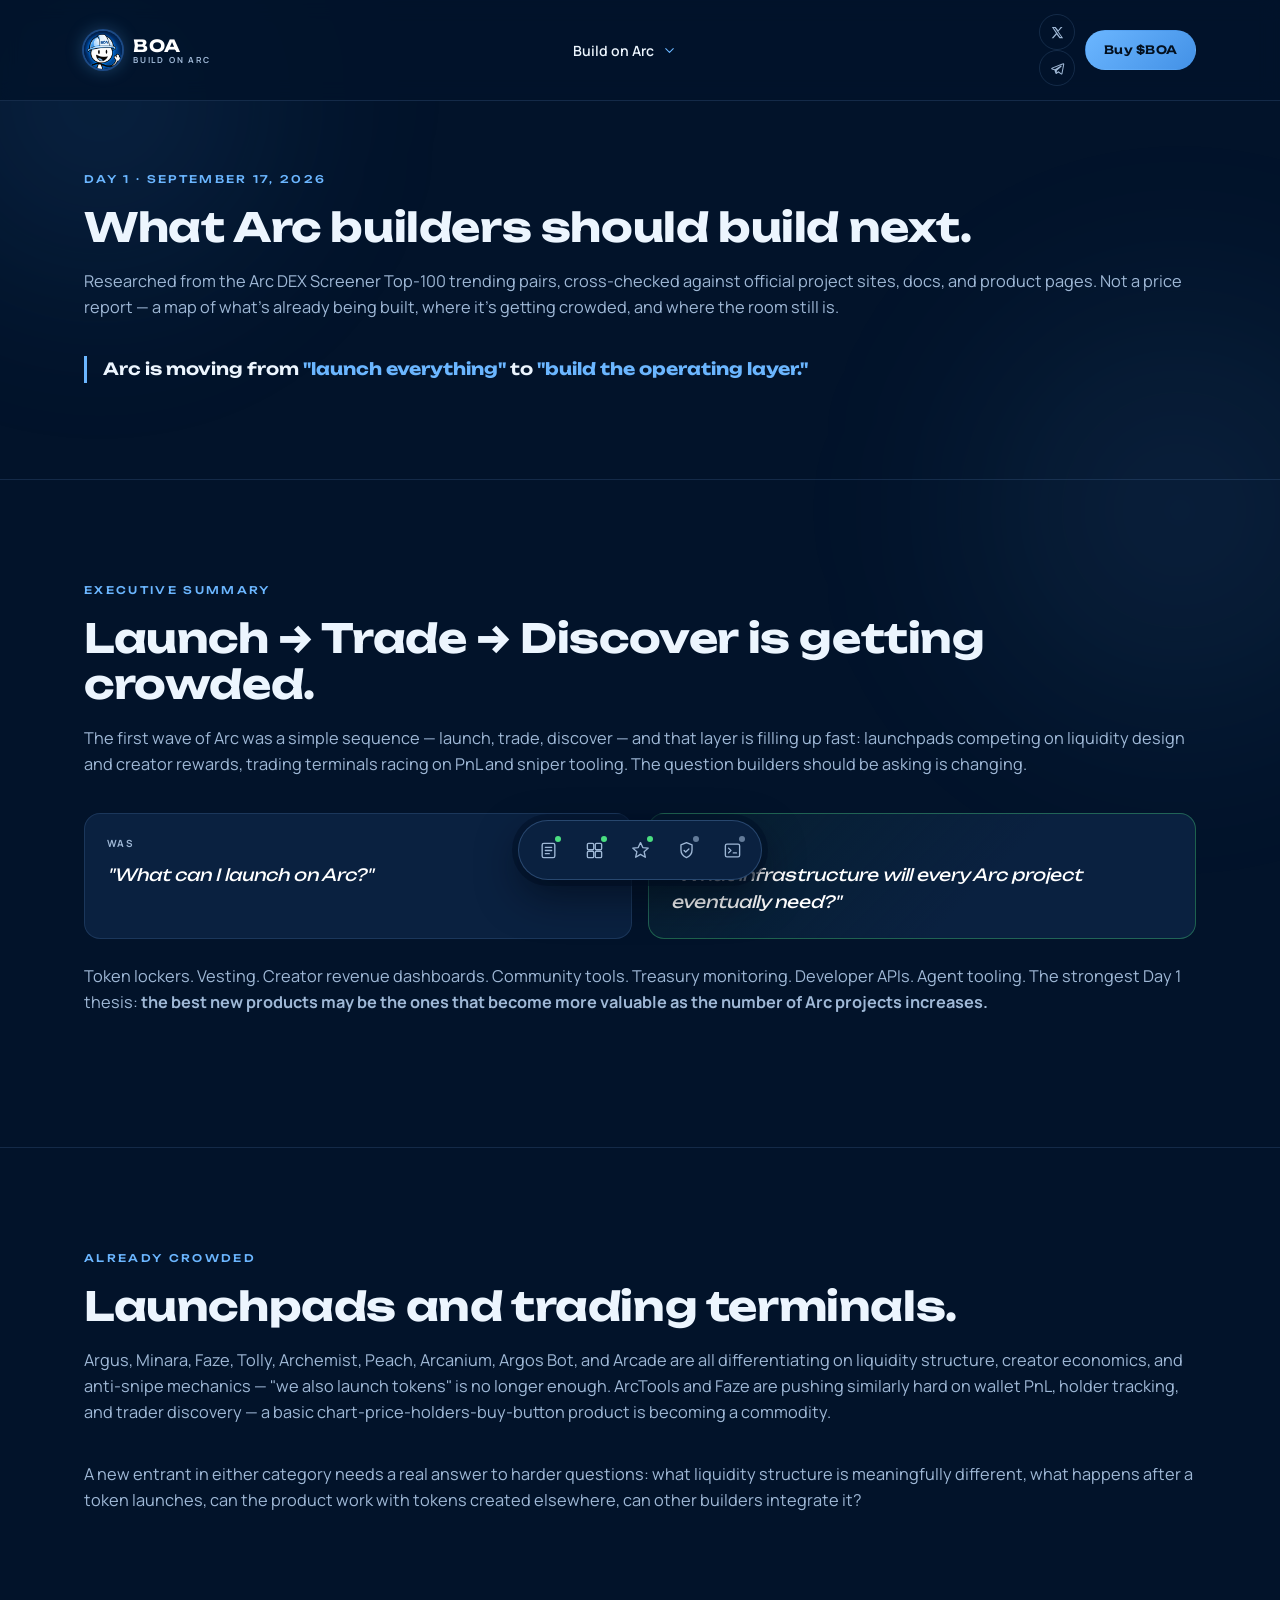
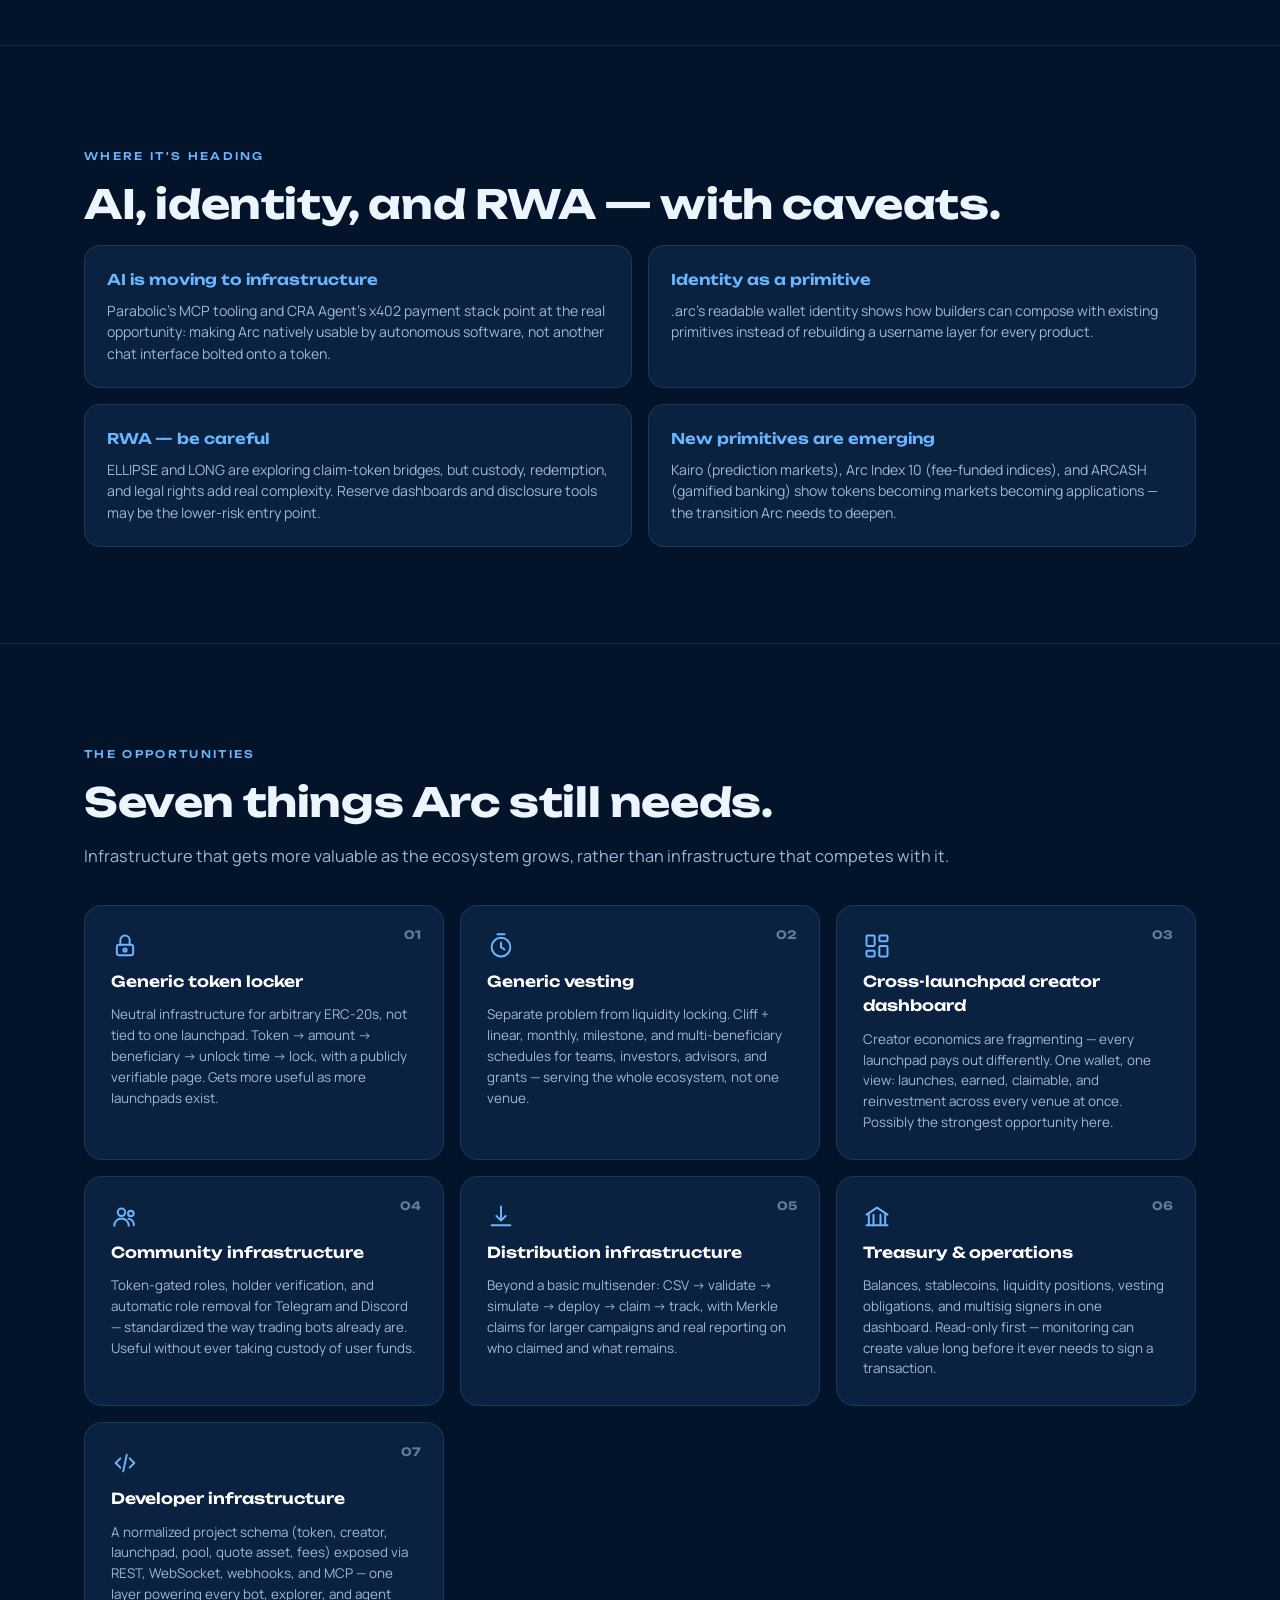
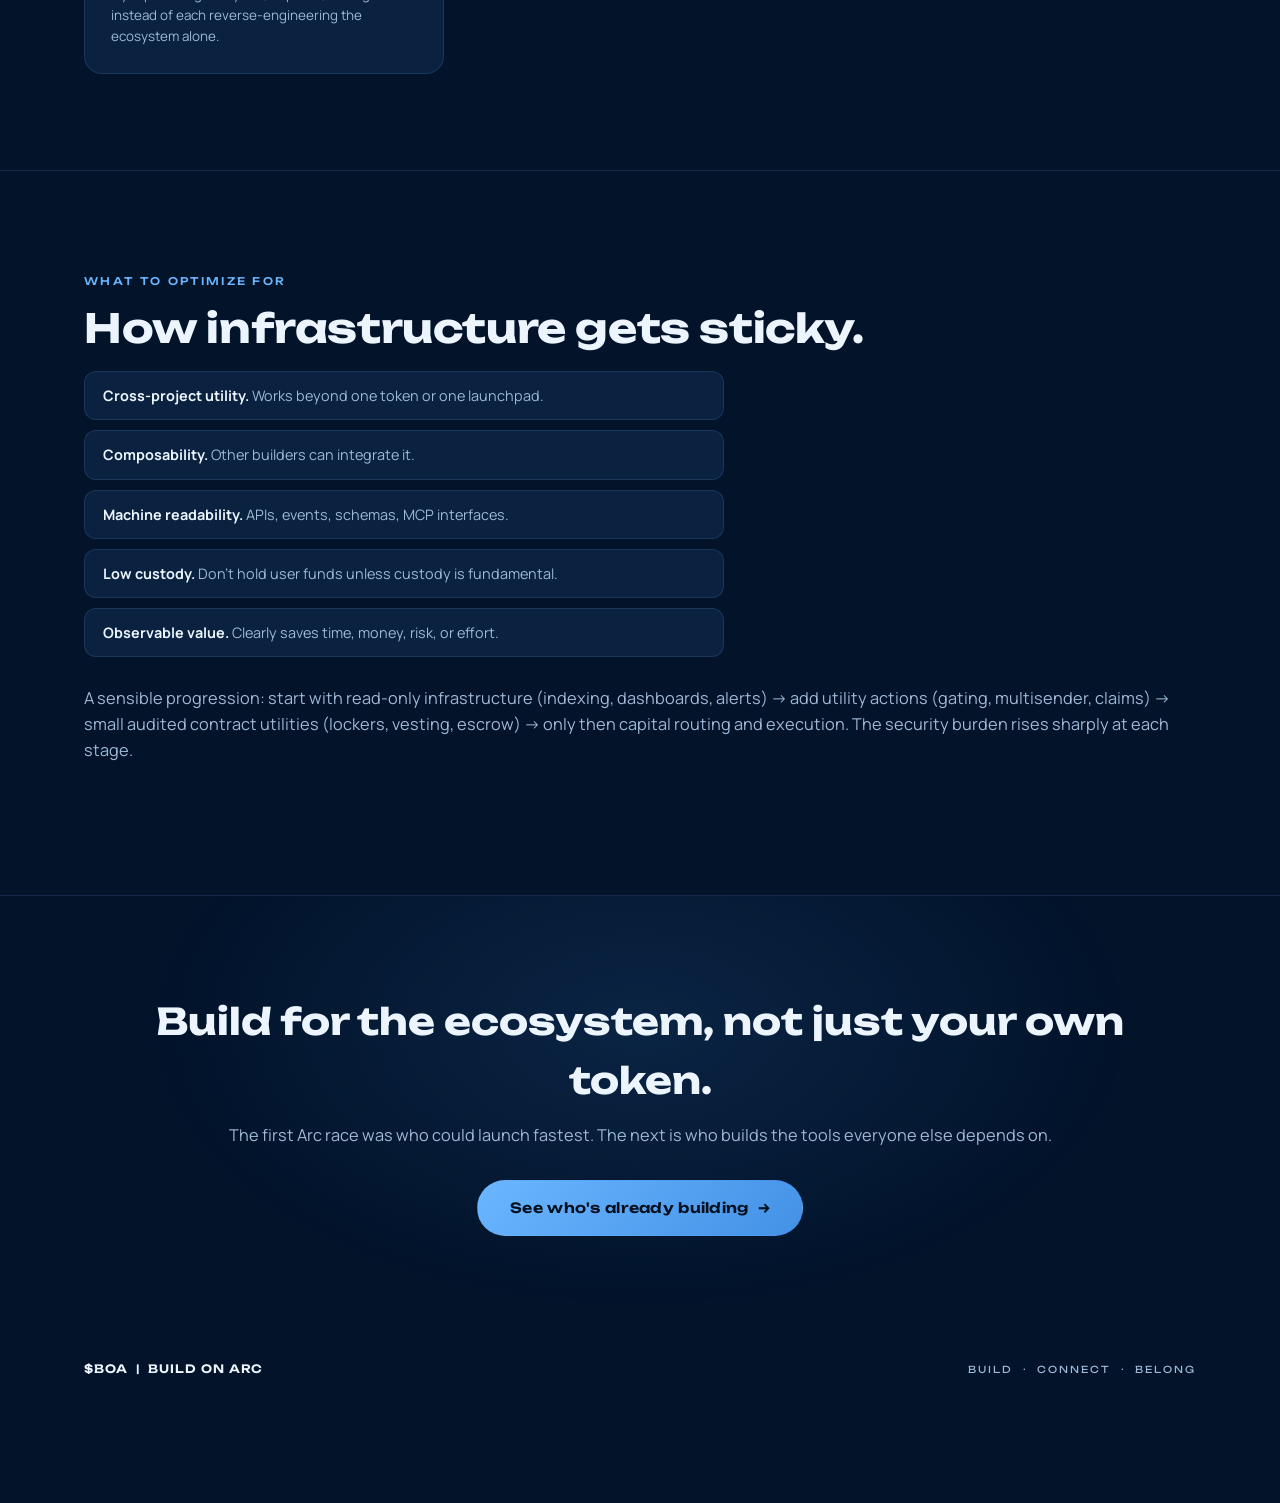
<file: daily.html>
<!DOCTYPE html>
<html lang="en">
<head>
<meta charset="UTF-8">
<meta name="viewport" content="width=device-width, initial-scale=1">
<title>Daily Report — BOA</title>
<meta name="description" content="Daily Builder Intelligence Report — what Arc builders should build next, based on the Arc DEX Screener Top 100 and official project research.">
<meta property="og:title" content="Daily Report — BOA">
<meta property="og:description" content="What Arc builders should build next — Day 1 Builder Intelligence Report.">
<meta property="og:image" content="images/mascot.jpg">
<meta property="og:type" content="website">
<meta name="twitter:card" content="summary_large_image">
<link rel="icon" href="images/favicon.png">
<link rel="preconnect" href="https://fonts.googleapis.com">
<link rel="preconnect" href="https://fonts.gstatic.com" crossorigin>
<link href="https://fonts.googleapis.com/css2?family=Unbounded:wght@500;600;700;800&family=Manrope:wght@400;500;600;700&family=Caveat:wght@600&display=swap" rel="stylesheet">
<link rel="stylesheet" href="style.css?v=10">
<noscript><style>.reveal.reveal-pending{opacity:1 !important;transform:none !important;}</style></noscript>
</head>
<body>

<div class="bg-glow bg-glow-1" aria-hidden="true"></div>
<div class="bg-glow bg-glow-2" aria-hidden="true"></div>

<header class="site-header">
  <div class="header-inner">
    <a class="brand" href="index.html">
      <img class="brand-icon" src="images/favicon.png" alt="">
      <span class="brand-text"><span class="brand-mark">BOA</span><span class="brand-tag">BUILD ON ARC</span></span>
    </a>

    <div class="nav-dropdown" id="nav-dropdown">
      <button type="button" class="nav-dropdown-trigger" id="nav-dropdown-trigger" aria-expanded="false" aria-controls="nav-dropdown-panel">
        Build on Arc
        <svg viewBox="0 0 24 24" class="ic nav-caret"><path d="M6 9l6 6 6-6"/></svg>
      </button>
      <div class="nav-dropdown-panel" id="nav-dropdown-panel">
        <div class="nav-dropdown-head">
          <span class="nav-dropdown-eyebrow">Day 1 — building in public</span>
          <p class="nav-dropdown-lede">We're not another trading terminal. BOA finds and backs the people actually building on Arc.</p>
        </div>
        <div class="nav-dropdown-list">
          <a class="nav-item" href="daily.html">
            <svg viewBox="0 0 24 24" class="ic ic-lg"><rect x="4" y="3" width="16" height="18" rx="2"/><path d="M8 8h8M8 12h8M8 16h5"/></svg>
            <div class="nav-item-body">
              <span class="nav-item-title">Daily Report<span class="status-badge status-live">Live</span></span>
              <span class="nav-item-text">What Arc builders should build next, daily.</span>
            </div>
          </a>
          <a class="nav-item" href="builders.html#directory">
            <svg viewBox="0 0 24 24" class="ic ic-lg"><rect x="3" y="3" width="8" height="8" rx="1.5"/><rect x="13" y="3" width="8" height="8" rx="1.5"/><rect x="3" y="13" width="8" height="8" rx="1.5"/><rect x="13" y="13" width="8" height="8" rx="1.5"/></svg>
            <div class="nav-item-body">
              <span class="nav-item-title">Builder Directory<span class="status-badge status-live">Live</span></span>
              <span class="nav-item-text">Every real project building on Arc, in one place.</span>
            </div>
          </a>
          <a class="nav-item" href="builders.html">
            <svg viewBox="0 0 24 24" class="ic ic-lg"><path d="M12 2l2.9 6.3 6.9.7-5.2 4.7 1.5 6.8L12 17l-6.1 3.5 1.5-6.8L2.2 9l6.9-.7z"/></svg>
            <div class="nav-item-body">
              <span class="nav-item-title">Builder of the Week<span class="status-badge status-live">Live</span></span>
              <span class="nav-item-text">One project, spotlighted by the community.</span>
            </div>
          </a>
          <div class="nav-item">
            <svg viewBox="0 0 24 24" class="ic ic-lg"><path d="M12 2l7 3v6c0 5-3.5 8.5-7 10-3.5-1.5-7-5-7-10V5z"/><path d="M9 12l2 2 4-4"/></svg>
            <div class="nav-item-body">
              <span class="nav-item-title">Proof of Build<span class="status-badge status-progress">Under construction</span></span>
              <span class="nav-item-text">On-chain badges for projects that actually ship.</span>
            </div>
          </div>
          <div class="nav-item">
            <svg viewBox="0 0 24 24" class="ic ic-lg"><rect x="3" y="4" width="18" height="16" rx="2"/><path d="M7 9l3 3-3 3M13 15h4"/></svg>
            <div class="nav-item-body">
              <span class="nav-item-title">Buildlog Hub<span class="status-badge status-progress">Under construction</span></span>
              <span class="nav-item-text">Public build logs from projects across Arc.</span>
            </div>
          </div>
        </div>
        <a class="nav-dropdown-foot" href="https://x.com/BOAonarc" target="_blank" rel="noopener">
          Follow the build on X
          <svg viewBox="0 0 24 24" class="ic ic-fill"><path d="M17.2 3H20l-6.6 7.5L21 21h-5.8l-4.6-6-5.2 6H2.6l7-8L3 3h6l4.1 5.4L17.2 3zm-1 16h1.6L7.7 4.6H6L16.2 19z"/></svg>
        </a>
      </div>
    </div>

    <div class="header-actions">
      <div class="header-socials">
        <a class="icon-btn" href="https://x.com/BOAonarc" target="_blank" rel="noopener" aria-label="BOA on X">
          <svg viewBox="0 0 24 24" class="ic ic-fill"><path d="M17.2 3H20l-6.6 7.5L21 21h-5.8l-4.6-6-5.2 6H2.6l7-8L3 3h6l4.1 5.4L17.2 3zm-1 16h1.6L7.7 4.6H6L16.2 19z"/></svg>
        </a>
        <a class="icon-btn" href="https://t.me/BOAonarc" target="_blank" rel="noopener" aria-label="BOA on Telegram">
          <svg viewBox="0 0 24 24" class="ic"><path d="M21 4.5 3.3 11.4c-.9.35-.86 1.1.05 1.35l4.4 1.37 1.68 5.15c.25.7.9.77 1.37.3l2.4-2.34 4.6 3.4c.62.38 1.2.14 1.37-.6L21.9 5.6c.22-.9-.32-1.36-.9-1.1zM8.3 13.9l9.1-5.7c.4-.25.5-.1.2.17l-7.4 6.7-.3 3.1-1.6-4.27z"/></svg>
        </a>
      </div>
      <a class="btn btn-primary btn-small" href="https://dyorswap.org/token?address=0x78509bCee65A29d1F9571f07108037C0CD560000&chainId=5042" target="_blank" rel="noopener">Buy $BOA</a>
    </div>
  </div>
</header>

<!-- ============ REPORT HEADER ============ -->
<section class="section report-hero reveal reveal-pending">
  <div class="wrap">
    <span class="eyebrow">Day 1 · September 17, 2026</span>
    <h1 class="section-title">What Arc builders should build next.</h1>
    <p class="lede">Researched from the Arc DEX Screener Top-100 trending pairs, cross-checked against official project sites, docs, and product pages. Not a price report — a map of what's already being built, where it's getting crowded, and where the room still is.</p>
    <p class="report-theme">Arc is moving from <strong>"launch everything"</strong> to <strong>"build the operating layer."</strong></p>
  </div>
</section>

<!-- ============ EXECUTIVE SUMMARY ============ -->
<section class="section report-section reveal reveal-pending">
  <div class="wrap">
    <span class="eyebrow">Executive summary</span>
    <h2 class="section-title">Launch → Trade → Discover is getting crowded.</h2>
    <p class="lede">The first wave of Arc was a simple sequence — launch, trade, discover — and that layer is filling up fast: launchpads competing on liquidity design and creator rewards, trading terminals racing on PnL and sniper tooling. The question builders should be asking is changing.</p>
    <div class="report-quote-row">
      <div class="report-quote report-quote-old">
        <span class="report-quote-label">Was</span>
        <p>"What can I launch on Arc?"</p>
      </div>
      <div class="report-quote report-quote-new">
        <span class="report-quote-label">Now</span>
        <p>"What infrastructure will every Arc project eventually need?"</p>
      </div>
    </div>
    <p class="lede">Token lockers. Vesting. Creator revenue dashboards. Community tools. Treasury monitoring. Developer APIs. Agent tooling. The strongest Day 1 thesis: <strong>the best new products may be the ones that become more valuable as the number of Arc projects increases.</strong></p>
  </div>
</section>

<!-- ============ CROWDED CATEGORIES ============ -->
<section class="section report-section reveal reveal-pending">
  <div class="wrap">
    <span class="eyebrow">Already crowded</span>
    <h2 class="section-title">Launchpads and trading terminals.</h2>
    <p class="lede">Argus, Minara, Faze, Tolly, Archemist, Peach, Arcanium, Argos Bot, and Arcade are all differentiating on liquidity structure, creator economics, and anti-snipe mechanics — "we also launch tokens" is no longer enough. ArcTools and Faze are pushing similarly hard on wallet PnL, holder tracking, and trader discovery — a basic chart-price-holders-buy-button product is becoming a commodity.</p>
    <p class="lede">A new entrant in either category needs a real answer to harder questions: what liquidity structure is meaningfully different, what happens after a token launches, can the product work with tokens created elsewhere, can other builders integrate it?</p>
  </div>
</section>

<!-- ============ WHERE ITS HEADING ============ -->
<section class="section report-section reveal reveal-pending">
  <div class="wrap">
    <span class="eyebrow">Where it's heading</span>
    <h2 class="section-title">AI, identity, and RWA — with caveats.</h2>
    <div class="report-mini-grid">
      <div class="report-mini-card">
        <span class="report-mini-title">AI is moving to infrastructure</span>
        <p>Parabolic's MCP tooling and CRA Agent's x402 payment stack point at the real opportunity: making Arc natively usable by autonomous software, not another chat interface bolted onto a token.</p>
      </div>
      <div class="report-mini-card">
        <span class="report-mini-title">Identity as a primitive</span>
        <p>.arc's readable wallet identity shows how builders can compose with existing primitives instead of rebuilding a username layer for every product.</p>
      </div>
      <div class="report-mini-card">
        <span class="report-mini-title">RWA — be careful</span>
        <p>ELLIPSE and LONG are exploring claim-token bridges, but custody, redemption, and legal rights add real complexity. Reserve dashboards and disclosure tools may be the lower-risk entry point.</p>
      </div>
      <div class="report-mini-card">
        <span class="report-mini-title">New primitives are emerging</span>
        <p>Kairo (prediction markets), Arc Index 10 (fee-funded indices), and ARCASH (gamified banking) show tokens becoming markets becoming applications — the transition Arc needs to deepen.</p>
      </div>
    </div>
  </div>
</section>

<!-- ============ THE 7 OPPORTUNITIES ============ -->
<section class="section report-section reveal reveal-pending" id="opportunities">
  <div class="wrap">
    <span class="eyebrow">The opportunities</span>
    <h2 class="section-title">Seven things Arc still needs.</h2>
    <p class="lede">Infrastructure that gets more valuable as the ecosystem grows, rather than infrastructure that competes with it.</p>

    <div class="opportunity-grid">
      <div class="opportunity-card">
        <span class="opportunity-num">01</span>
        <svg viewBox="0 0 24 24" class="ic ic-lg"><rect x="5" y="11" width="14" height="9" rx="2"/><path d="M8 11V7a4 4 0 0 1 8 0v4"/><circle cx="12" cy="15.5" r="1.4"/></svg>
        <span class="opportunity-title">Generic token locker</span>
        <p class="opportunity-desc">Neutral infrastructure for arbitrary ERC-20s, not tied to one launchpad. Token → amount → beneficiary → unlock time → lock, with a publicly verifiable page. Gets more useful as more launchpads exist.</p>
      </div>
      <div class="opportunity-card">
        <span class="opportunity-num">02</span>
        <svg viewBox="0 0 24 24" class="ic ic-lg"><circle cx="12" cy="13" r="8"/><path d="M12 9v4l3 2"/><path d="M9 2h6"/></svg>
        <span class="opportunity-title">Generic vesting</span>
        <p class="opportunity-desc">Separate problem from liquidity locking. Cliff + linear, monthly, milestone, and multi-beneficiary schedules for teams, investors, advisors, and grants — serving the whole ecosystem, not one venue.</p>
      </div>
      <div class="opportunity-card">
        <span class="opportunity-num">03</span>
        <svg viewBox="0 0 24 24" class="ic ic-lg"><rect x="3" y="3" width="7" height="9" rx="1"/><rect x="14" y="3" width="7" height="5" rx="1"/><rect x="14" y="12" width="7" height="9" rx="1"/><rect x="3" y="16" width="7" height="5" rx="1"/></svg>
        <span class="opportunity-title">Cross-launchpad creator dashboard</span>
        <p class="opportunity-desc">Creator economics are fragmenting — every launchpad pays out differently. One wallet, one view: launches, earned, claimable, and reinvestment across every venue at once. Possibly the strongest opportunity here.</p>
      </div>
      <div class="opportunity-card">
        <span class="opportunity-num">04</span>
        <svg viewBox="0 0 24 24" class="ic ic-lg"><circle cx="9" cy="8" r="3.2"/><path d="M2.8 19.5c0-3.4 2.8-6.2 6.2-6.2s6.2 2.8 6.2 6.2"/><circle cx="17" cy="9" r="2.4"/><path d="M15 13.4c2.6.6 4.6 2.9 4.6 5.7"/></svg>
        <span class="opportunity-title">Community infrastructure</span>
        <p class="opportunity-desc">Token-gated roles, holder verification, and automatic role removal for Telegram and Discord — standardized the way trading bots already are. Useful without ever taking custody of user funds.</p>
      </div>
      <div class="opportunity-card">
        <span class="opportunity-num">05</span>
        <svg viewBox="0 0 24 24" class="ic ic-lg"><path d="M12 3v12M12 15l-4-4M12 15l4-4"/><path d="M4 19h16"/></svg>
        <span class="opportunity-title">Distribution infrastructure</span>
        <p class="opportunity-desc">Beyond a basic multisender: CSV → validate → simulate → deploy → claim → track, with Merkle claims for larger campaigns and real reporting on who claimed and what remains.</p>
      </div>
      <div class="opportunity-card">
        <span class="opportunity-num">06</span>
        <svg viewBox="0 0 24 24" class="ic ic-lg"><path d="M3 10l9-6 9 6"/><path d="M5 10v9M19 10v9M9 10v9M15 10v9"/><path d="M3 19h18"/></svg>
        <span class="opportunity-title">Treasury &amp; operations</span>
        <p class="opportunity-desc">Balances, stablecoins, liquidity positions, vesting obligations, and multisig signers in one dashboard. Read-only first — monitoring can create value long before it ever needs to sign a transaction.</p>
      </div>
      <div class="opportunity-card">
        <span class="opportunity-num">07</span>
        <svg viewBox="0 0 24 24" class="ic ic-lg"><path d="M8 8 4 12l4 4M16 8l4 4-4 4M13.5 5l-3 14"/></svg>
        <span class="opportunity-title">Developer infrastructure</span>
        <p class="opportunity-desc">A normalized project schema (token, creator, launchpad, pool, quote asset, fees) exposed via REST, WebSocket, webhooks, and MCP — one layer powering every bot, explorer, and agent instead of each reverse-engineering the ecosystem alone.</p>
      </div>
    </div>
  </div>
</section>

<!-- ============ OPTIMIZE FOR / PROGRESSION ============ -->
<section class="section report-section reveal reveal-pending">
  <div class="wrap">
    <span class="eyebrow">What to optimize for</span>
    <h2 class="section-title">How infrastructure gets sticky.</h2>
    <div class="report-checklist">
      <div class="report-check"><strong>Cross-project utility.</strong> Works beyond one token or one launchpad.</div>
      <div class="report-check"><strong>Composability.</strong> Other builders can integrate it.</div>
      <div class="report-check"><strong>Machine readability.</strong> APIs, events, schemas, MCP interfaces.</div>
      <div class="report-check"><strong>Low custody.</strong> Don't hold user funds unless custody is fundamental.</div>
      <div class="report-check"><strong>Observable value.</strong> Clearly saves time, money, risk, or effort.</div>
    </div>
    <p class="lede">A sensible progression: start with read-only infrastructure (indexing, dashboards, alerts) → add utility actions (gating, multisender, claims) → small audited contract utilities (lockers, vesting, escrow) → only then capital routing and execution. The security burden rises sharply at each stage.</p>
  </div>
</section>

<!-- ============ CLOSING ============ -->
<section class="section final-section reveal reveal-pending">
  <div class="wrap">
    <h2 class="final-title">Build for the ecosystem, not just your own token.</h2>
    <p class="final-sub">The first Arc race was who could launch fastest. The next is who builds the tools everyone else depends on.</p>
    <a class="btn btn-primary btn-large" href="builders.html#directory">See who's already building <span class="btn-arrow">→</span></a>
  </div>
</section>

<!-- ============ Floating utility dock ============ -->
<nav class="dock" id="dock" aria-label="BOA utilities">
  <a class="dock-item" href="daily.html" aria-label="Daily Report — Live">
    <svg viewBox="0 0 24 24" class="ic"><rect x="4" y="3" width="16" height="18" rx="2"/><path d="M8 8h8M8 12h8M8 16h5"/></svg>
    <span class="dock-dot dock-dot-live"></span>
    <span class="dock-tip">Daily Report<em>Live</em></span>
  </a>
  <a class="dock-item" href="builders.html#directory" aria-label="Builder Directory — Live">
    <svg viewBox="0 0 24 24" class="ic"><rect x="3" y="3" width="8" height="8" rx="1.5"/><rect x="13" y="3" width="8" height="8" rx="1.5"/><rect x="3" y="13" width="8" height="8" rx="1.5"/><rect x="13" y="13" width="8" height="8" rx="1.5"/></svg>
    <span class="dock-dot dock-dot-live"></span>
    <span class="dock-tip">Directory<em>Live</em></span>
  </a>
  <a class="dock-item" href="builders.html" aria-label="Builder of the Week — Live">
    <svg viewBox="0 0 24 24" class="ic"><path d="M12 2l2.9 6.3 6.9.7-5.2 4.7 1.5 6.8L12 17l-6.1 3.5 1.5-6.8L2.2 9l6.9-.7z"/></svg>
    <span class="dock-dot dock-dot-live"></span>
    <span class="dock-tip">Spotlight<em>Live</em></span>
  </a>
  <button type="button" class="dock-item" data-status="progress" aria-label="Proof of Build — Under construction">
    <svg viewBox="0 0 24 24" class="ic"><path d="M12 2l7 3v6c0 5-3.5 8.5-7 10-3.5-1.5-7-5-7-10V5z"/><path d="M9 12l2 2 4-4"/></svg>
    <span class="dock-dot"></span>
    <span class="dock-tip">Proof of Build<em>Under construction</em></span>
  </button>
  <button type="button" class="dock-item" data-status="progress" aria-label="Buildlog Hub — Under construction">
    <svg viewBox="0 0 24 24" class="ic"><rect x="3" y="4" width="18" height="16" rx="2"/><path d="M7 9l3 3-3 3M13 15h4"/></svg>
    <span class="dock-dot"></span>
    <span class="dock-tip">Buildlog<em>Under construction</em></span>
  </button>
</nav>

<footer class="site-footer">
  <div class="wrap footer-inner">
    <span class="footer-brand">$BOA&nbsp;&nbsp;|&nbsp;&nbsp;BUILD ON ARC</span>
    <span class="footer-ticker">BUILD&nbsp;&nbsp;·&nbsp;&nbsp;CONNECT&nbsp;&nbsp;·&nbsp;&nbsp;BELONG</span>
  </div>
</footer>

<script src="script.js?v=10"></script>
</body>
</html>
</file>
<file: style.css>
:root{
  --navy-deep:#02132a;
  --navy:#071c38;
  --navy-mid:#0d2b52;
  --panel:#0a2140;
  --panel-hi:#0f2c52;
  --line:rgba(120,170,230,.16);
  --ice:#ecf5fe;
  --ice-dim:#9fb8d6;
  --blue:#4391e6;
  --blue-bright:#6bb6ff;
  --blue-deep:#1c4a86;
  --maxw:1160px;
  --font-body:'Manrope',sans-serif;
  --font-display:'Unbounded',sans-serif;
  --font-script:'Caveat',cursive;
}

*{box-sizing:border-box;}
html{scroll-behavior:smooth;}
body{
  margin:0;background:var(--navy-deep);color:var(--ice);
  font-family:var(--font-body);line-height:1.6;
  -webkit-font-smoothing:antialiased;overflow-x:hidden;position:relative;
  padding-bottom:96px; /* keeps the floating dock from covering the footer */
}
img{max-width:100%;display:block;}
a{color:inherit;text-decoration:none;}
.wrap{max-width:var(--maxw);margin:0 auto;padding:0 24px;position:relative;}

/* ---------- inline SVG icons ---------- */
.ic{width:22px;height:22px;fill:none;stroke:currentColor;stroke-width:1.7;stroke-linecap:round;stroke-linejoin:round;flex-shrink:0;}
.ic-lg{width:28px;height:28px;}
.ic-fill{fill:currentColor;stroke:none;}

/* ---------- ambient background glow ---------- */
.bg-glow{position:fixed;border-radius:50%;filter:blur(90px);pointer-events:none;z-index:0;opacity:.5;}
.bg-glow-1{width:500px;height:500px;background:radial-gradient(circle,rgba(67,145,230,.35),transparent 70%);top:-150px;left:-150px;animation:drift1 22s ease-in-out infinite;}
.bg-glow-2{width:600px;height:600px;background:radial-gradient(circle,rgba(107,182,255,.22),transparent 70%);bottom:10%;right:-200px;animation:drift2 26s ease-in-out infinite;}
@keyframes drift1{0%,100%{transform:translate(0,0);}50%{transform:translate(60px,80px);}}
@keyframes drift2{0%,100%{transform:translate(0,0);}50%{transform:translate(-70px,-50px);}}
@media (prefers-reduced-motion:reduce){.bg-glow,.marquee-track,.hero-mascot,.arc-graphic{animation:none !important;}}

header,.hero,.marquee,.section,footer{position:relative;z-index:1;}

/* ---------- scroll-reveal (progressive enhancement, visible by default) ---------- */
.reveal{transition:opacity .7s ease,transform .7s ease;}
.reveal.reveal-pending{opacity:0;transform:translateY(28px);}
.reveal.is-visible{opacity:1;transform:translateY(0);}

/* ---------- shared section rhythm ---------- */
.section{padding:96px 0;border-bottom:1px solid var(--line);}
.eyebrow{
  display:inline-block;font-family:var(--font-display);font-size:.66rem;font-weight:500;
  letter-spacing:.22em;text-transform:uppercase;color:var(--blue-bright);margin-bottom:16px;
}
.section-title{
  font-family:var(--font-display);font-weight:700;font-size:2.2rem;font-size:clamp(1.7rem,3.4vw,2.5rem);
  letter-spacing:-.01em;line-height:1.15;margin:0 0 18px;color:var(--ice);
}
.lede{font-size:1.02rem;color:var(--ice-dim);margin:0 0 36px;}

/* ---------- buttons ---------- */
.btn{
  display:inline-flex;align-items:center;gap:9px;font-family:var(--font-display);font-weight:600;
  font-size:.82rem;letter-spacing:.02em;padding:14px 26px;border-radius:100px;cursor:pointer;border:1px solid transparent;
  transition:transform .15s ease,background .15s ease,border-color .15s ease,box-shadow .15s ease;
}
.btn:hover{transform:translateY(-2px);}
.btn-arrow{transition:transform .15s ease;}
.btn:hover .btn-arrow{transform:translateX(3px);}
.btn-primary{background:linear-gradient(135deg,var(--blue-bright),var(--blue));color:#03101f;}
.btn-primary:hover{background:linear-gradient(135deg,#82c3ff,#5a9fee);box-shadow:0 8px 24px rgba(67,145,230,.35);}
.btn-ghost{background:rgba(255,255,255,.03);border-color:var(--line);color:var(--ice);}
.btn-ghost:hover{border-color:var(--blue-bright);color:var(--blue-bright);}
.btn-small{padding:10px 18px;font-size:.72rem;}
.btn-large{padding:16px 32px;font-size:.88rem;}
.btn-x{background:#fff;color:#02132a;}
.btn-x:hover{background:var(--blue-bright);color:#03101f;}
.btn-x .ic-fill{width:16px;height:16px;}

/* ---------- header ---------- */
.site-header{
  position:sticky;top:0;z-index:50;background:rgba(2,19,42,.86);backdrop-filter:blur(10px);
  border-bottom:1px solid var(--line);
}
.header-inner{
  max-width:var(--maxw);margin:0 auto;padding:14px 24px;
  display:flex;align-items:center;justify-content:space-between;gap:20px;
}
.brand{display:flex;align-items:center;gap:11px;}
.brand-icon{width:38px;height:38px;border-radius:50%;box-shadow:0 0 0 2px var(--blue-deep),0 0 18px rgba(107,182,255,.35);}
.brand-text{display:flex;flex-direction:column;line-height:1.15;}
.brand-mark{font-family:var(--font-display);font-weight:700;font-size:1.05rem;letter-spacing:.03em;color:#fff;}
.brand-tag{font-size:.52rem;font-weight:700;letter-spacing:.22em;color:var(--ice-dim);}
.header-actions{display:flex;align-items:center;gap:10px;}
.icon-btn{
  width:36px;height:36px;border-radius:50%;border:1px solid var(--line);
  display:flex;align-items:center;justify-content:center;color:var(--ice-dim);
  transition:border-color .15s,color .15s,transform .15s;
}
.icon-btn .ic{width:15px;height:15px;}
.icon-btn:hover{border-color:var(--blue-bright);color:var(--blue-bright);transform:translateY(-2px);}

/* ---------- "Build on Arc" nav dropdown ---------- */
.nav-dropdown{position:relative;}
.nav-dropdown-trigger{
  display:flex;align-items:center;gap:8px;background:none;border:1px solid transparent;cursor:pointer;
  font-family:var(--font-body);font-size:.88rem;font-weight:600;color:var(--ice);
  padding:9px 16px;border-radius:100px;transition:border-color .15s,background .15s;
}
.nav-dropdown-trigger:hover,.nav-dropdown.is-open .nav-dropdown-trigger{
  border-color:var(--line);background:var(--panel);
}
.nav-caret{width:15px;height:15px;color:var(--blue-bright);transition:transform .2s ease;}
.nav-dropdown.is-open .nav-caret{transform:rotate(180deg);}

.nav-dropdown-panel{
  position:absolute;top:calc(100% + 12px);left:50%;transform:translate(-50%,-8px);
  width:380px;max-width:calc(100vw - 32px);
  background:var(--navy);border:1px solid var(--line);border-radius:20px;
  box-shadow:0 20px 60px rgba(0,10,25,.55);
  padding:22px;opacity:0;visibility:hidden;pointer-events:none;
  transition:opacity .18s ease,transform .18s ease,visibility .18s;
  z-index:60;
}
.nav-dropdown.is-open .nav-dropdown-panel{
  opacity:1;visibility:visible;pointer-events:auto;transform:translate(-50%,0);
}
.nav-dropdown-head{margin-bottom:16px;padding-bottom:16px;border-bottom:1px solid var(--line);}
.nav-dropdown-eyebrow{
  display:block;font-family:var(--font-display);font-size:.62rem;font-weight:600;letter-spacing:.1em;
  text-transform:uppercase;color:var(--blue-bright);margin-bottom:8px;
}
.nav-dropdown-lede{font-size:.82rem;color:var(--ice-dim);margin:0;line-height:1.5;}
.nav-dropdown-list{display:flex;flex-direction:column;gap:4px;max-height:52vh;overflow-y:auto;}
.nav-item{display:flex;gap:13px;align-items:flex-start;padding:11px 8px;border-radius:12px;transition:background .15s;}
.nav-item:hover{background:var(--panel);}
.nav-item .ic-lg{width:22px;height:22px;color:var(--blue-bright);flex-shrink:0;margin-top:1px;}
.nav-item-body{display:flex;flex-direction:column;gap:4px;min-width:0;}
.nav-item-title{display:flex;align-items:center;flex-wrap:wrap;gap:8px;font-weight:600;font-size:.88rem;color:#fff;}
.nav-item-text{font-size:.76rem;color:var(--ice-dim);line-height:1.4;}
.status-badge{
  font-family:var(--font-display);font-size:.56rem;font-weight:600;letter-spacing:.05em;text-transform:uppercase;
  padding:3px 9px;border-radius:100px;white-space:nowrap;
}
.status-progress{background:rgba(159,184,214,.12);color:var(--ice-dim);border:1px solid var(--line);}
.status-soon{background:rgba(107,182,255,.14);color:var(--blue-bright);border:1px solid var(--blue-deep);}
.status-live{background:rgba(74,222,128,.14);color:#4ade80;border:1px solid rgba(74,222,128,.4);}
.nav-dropdown-foot{
  display:flex;align-items:center;justify-content:center;gap:8px;margin-top:16px;padding-top:16px;
  border-top:1px solid var(--line);font-family:var(--font-display);font-size:.78rem;font-weight:600;
  color:var(--blue-bright);
}
.nav-dropdown-foot .ic-fill{width:14px;height:14px;}
.nav-dropdown-foot:hover{color:var(--ice);}

/* ---------- hero (coded, no artwork image) ---------- */
.hero{
  position:relative;overflow:hidden;text-align:center;
  padding:84px 0 72px;
  background:
    radial-gradient(900px 500px at 50% -10%, rgba(67,145,230,.22), transparent 65%),
    radial-gradient(700px 420px at 85% 90%, rgba(28,74,134,.35), transparent 60%),
    var(--navy-deep);
  border-bottom:1px solid var(--line);
}
.hero-arc{position:absolute;left:50%;bottom:-4px;transform:translateX(-50%);width:min(1100px,130vw);pointer-events:none;opacity:.9;}
.hero-arc svg{width:100%;height:auto;display:block;}
.hero-inner{display:flex;flex-direction:column;align-items:center;}
.hero-mascot{
  width:104px;height:104px;border-radius:50%;margin-bottom:26px;
  box-shadow:0 0 0 3px var(--blue-deep),0 0 42px rgba(107,182,255,.45);
  animation:mascotFloat 5s ease-in-out infinite;
}
@keyframes mascotFloat{0%,100%{transform:translateY(0);}50%{transform:translateY(-9px);}}
.hero-kicker{
  font-family:var(--font-display);font-weight:500;font-size:.72rem;letter-spacing:.42em;
  text-transform:uppercase;color:var(--blue-bright);margin-bottom:10px;
}
.hero-wordmark{
  font-family:var(--font-display);font-weight:800;
  font-size:7rem;font-size:clamp(4.2rem,14vw,9rem);line-height:1;letter-spacing:.01em;margin:0 0 22px;
  color:#fff;
  filter:drop-shadow(0 6px 34px rgba(107,182,255,.35));
}
/* Gradient fill only where text-clipping is actually supported — a browser
   without it would otherwise render transparent (invisible) text. */
@supports ((-webkit-background-clip:text) or (background-clip:text)){
  .hero-wordmark{
    background:linear-gradient(180deg,#ffffff 30%,var(--blue-bright) 100%);
    -webkit-background-clip:text;background-clip:text;color:transparent;
  }
}
.hero-sub{
  font-family:var(--font-display);font-weight:600;font-size:1.1rem;font-size:clamp(.92rem,2.2vw,1.2rem);
  letter-spacing:.06em;text-transform:uppercase;line-height:1.75;color:var(--ice);margin:0 0 34px;
}
.hero-sub span{color:var(--blue-bright);}
.hero-cta-row{display:flex;gap:14px;flex-wrap:wrap;justify-content:center;margin-bottom:20px;}
.hero-script{
  font-family:var(--font-script);font-size:1.6rem;color:var(--blue-bright);
  transform:rotate(-3deg);opacity:.9;
}
.hero-cards{
  position:relative;display:grid;grid-template-columns:repeat(4,1fr);gap:12px;
  margin-top:56px;text-align:left;
}
.hero-card{
  display:flex;gap:14px;align-items:flex-start;
  background:rgba(10,33,64,.72);backdrop-filter:blur(6px);
  border:1px solid var(--line);border-radius:16px;padding:20px;
  transition:border-color .2s,transform .2s;
}
.hero-card:hover{border-color:var(--blue-bright);transform:translateY(-4px);}
.hero-card .ic-lg{color:var(--blue-bright);margin-top:2px;}
.hero-card-body{display:flex;flex-direction:column;gap:4px;}
.hero-card-title{font-family:var(--font-display);font-weight:600;font-size:.8rem;color:#fff;}
.hero-card-text{font-size:.78rem;color:var(--ice-dim);line-height:1.5;}

/* ---------- floating utility dock ---------- */
.dock{
  position:fixed;left:50%;bottom:20px;transform:translateX(-50%);z-index:45;
  display:flex;align-items:center;gap:2px;
  background:#0a2140;border:1px solid rgba(120,170,230,.28);border-radius:100px;
  padding:7px;box-shadow:0 16px 40px rgba(0,8,20,.6),0 0 0 6px rgba(2,19,42,.55);
}
.dock-item{
  position:relative;width:44px;height:44px;border-radius:50%;background:none;border:none;cursor:pointer;
  display:flex;align-items:center;justify-content:center;color:var(--ice-dim);
  transition:background .15s,color .15s,transform .15s;
}
.dock-item .ic{width:19px;height:19px;}
.dock-item:hover{background:var(--panel-hi);color:var(--blue-bright);transform:translateY(-3px);}
.dock-dot{position:absolute;top:8px;right:9px;width:6px;height:6px;border-radius:50%;background:var(--ice-dim);opacity:.6;}
.dock-dot-soon{background:var(--blue-bright);opacity:1;}
.dock-dot-live{background:#4ade80;opacity:1;}
.dock-tip{
  position:absolute;bottom:calc(100% + 12px);left:50%;transform:translate(-50%,4px);
  background:var(--navy);border:1px solid var(--line);border-radius:10px;padding:8px 12px;
  font-family:var(--font-display);font-size:.68rem;font-weight:600;color:#fff;white-space:nowrap;
  display:flex;flex-direction:column;gap:2px;align-items:center;
  opacity:0;visibility:hidden;pointer-events:none;transition:opacity .15s,transform .15s;
  box-shadow:0 10px 24px rgba(0,8,20,.4);
}
.dock-tip em{font-style:normal;font-size:.6rem;font-weight:500;letter-spacing:.04em;color:var(--ice-dim);text-transform:uppercase;}
.dock-item:hover .dock-tip{opacity:1;visibility:visible;transform:translate(-50%,0);}

/* ---------- marquee ---------- */
.marquee{
  background:var(--panel);border-bottom:1px solid var(--line);overflow:hidden;padding:13px 0;white-space:nowrap;
}
.marquee-track{display:inline-flex;align-items:center;gap:22px;animation:marquee 26s linear infinite;}
.marquee-track span{font-family:var(--font-display);font-weight:500;font-size:.68rem;letter-spacing:.18em;text-transform:uppercase;color:var(--ice-dim);}
.marquee-track .dot{width:5px;height:5px;border-radius:50%;background:var(--blue-bright);flex-shrink:0;}
@keyframes marquee{from{transform:translateX(0);}to{transform:translateX(-50%);}}

/* ---------- story ---------- */
.story-row{display:flex;flex-wrap:wrap;gap:12px;margin-bottom:28px;}
.story-chip{
  padding:11px 20px;border-radius:100px;border:1px solid var(--line);background:var(--panel);
  font-size:.86rem;color:var(--ice-dim);transition:transform .15s,border-color .15s;
}
.story-chip:hover{transform:translateY(-2px);border-color:var(--blue-bright);}
.story-chip-accent{border-color:var(--blue-bright);color:var(--blue-bright);}
.disclaimer{font-size:.74rem;color:var(--ice-dim);opacity:.55;margin:0;}

/* ---------- why arc: pillars ---------- */
.pillar-row{display:grid;grid-template-columns:repeat(4,1fr);gap:14px;}
.pillar-card{
  background:var(--panel);border:1px solid var(--line);border-radius:18px;padding:32px 18px;
  text-align:center;transition:border-color .2s,transform .2s;
  display:flex;flex-direction:column;gap:14px;align-items:center;
}
.pillar-card:hover{border-color:var(--blue-bright);transform:translateY(-4px);}
.pillar-card .ic-lg{color:var(--blue-bright);}
.pillar-word{font-family:var(--font-display);font-weight:600;font-size:.95rem;color:#fff;}

/* ---------- builder roles ---------- */
.role-row{display:flex;flex-wrap:wrap;justify-content:center;gap:14px;}
.role-card{
  flex:1 1 140px;max-width:180px;background:var(--panel);border:1px solid var(--line);border-radius:18px;
  padding:28px 16px;text-align:center;display:flex;flex-direction:column;align-items:center;gap:12px;
  transition:transform .2s,border-color .2s;
}
.role-card:hover{transform:translateY(-4px);border-color:var(--blue-bright);}
.role-card .ic-lg{color:var(--blue-bright);}
.role-label{font-size:.82rem;font-weight:600;color:var(--ice-dim);}

/* ---------- chart ---------- */
.chart-frame{
  background:var(--panel);border:1px solid var(--line);border-radius:20px;overflow:hidden;
  height:520px;width:100%;
}
.chart-frame iframe{width:100%;height:100%;border:0;}

/* ---------- build the arc ---------- */
.arc-build-section{text-align:center;}
.arc-build-section .wrap{display:flex;flex-direction:column;align-items:center;}
.arc-steps{display:flex;flex-wrap:wrap;gap:10px;margin:8px 0 42px;width:100%;}
.arc-step{
  flex:1 1 200px;display:flex;align-items:center;justify-content:center;gap:10px;padding:16px 20px;border-radius:100px;
  background:var(--panel);border:1px solid var(--line);opacity:.35;transform:translateY(10px);
  transition:opacity .5s ease,transform .5s ease,border-color .3s ease;
}
.arc-step.is-visible{opacity:1;transform:translateY(0);border-color:var(--blue-bright);}
.arc-step-num{font-family:var(--font-display);font-weight:600;color:var(--blue-bright);font-size:.75rem;}
.arc-step-label{font-size:.86rem;color:var(--ice);}
.arc-showcase{
  display:flex;align-items:center;gap:48px;width:100%;margin-bottom:36px;
  background:var(--panel);border:1px solid var(--line);border-radius:24px;padding:28px;
}
.arc-showcase-img{flex:0 0 300px;width:300px;border-radius:16px;display:block;}
.arc-showcase-text{flex:1;text-align:left;}
.arc-showcase-text p{font-size:1.05rem;color:var(--ice-dim);margin:0 0 12px;}
.arc-showcase-text p:last-child{font-family:var(--font-display);font-weight:700;color:#fff;font-size:1.25rem;margin:0;}
.arc-tagline{font-family:var(--font-script);font-size:1.7rem;color:var(--blue-bright);margin:0;transform:rotate(-2deg);}
@keyframes float{0%,100%{transform:translateY(0);}50%{transform:translateY(-10px);}}

/* ---------- mini game ---------- */
.game-section{text-align:center;}
.game-section .lede{margin-left:auto;margin-right:auto;}
.game-box{
  background:var(--panel);border:1px solid var(--line);border-radius:24px;padding:44px 36px;
  width:100%;text-align:center;
}
.game-stats{display:flex;justify-content:center;gap:80px;margin-bottom:32px;}
.game-stat{display:flex;flex-direction:column;gap:3px;}
.game-stat-label{font-size:.6rem;font-weight:700;letter-spacing:.16em;text-transform:uppercase;color:var(--ice-dim);}
.game-stat-value{font-family:var(--font-display);font-weight:700;font-size:1.5rem;color:var(--blue-bright);}
.game-tower{
  display:flex;flex-direction:row-reverse;justify-content:center;align-items:flex-end;flex-wrap:wrap-reverse;
  gap:3px;min-height:64px;max-height:100px;overflow:hidden;margin-bottom:20px;
}
.game-brick{
  width:22px;height:14px;border-radius:3px;
  background:linear-gradient(135deg,var(--blue-bright),var(--blue));
  animation:brickPop .25s ease;
}
@keyframes brickPop{from{transform:scale(0);opacity:0;}to{transform:scale(1);opacity:1;}}
.game-tap{
  background:none;border:none;cursor:pointer;padding:0;position:relative;
  display:inline-flex;flex-direction:column;align-items:center;gap:14px;
  -webkit-tap-highlight-color:transparent;user-select:none;
}
.game-tap img{
  width:140px;height:140px;border-radius:50%;object-fit:cover;
  border:3px solid var(--blue-bright);transition:transform .08s ease;
  box-shadow:0 0 34px rgba(107,182,255,.35);
}
.game-tap:active img,.game-tap.tapped img{transform:scale(.92);}
.game-tap-hint{font-family:var(--font-display);font-weight:500;font-size:.72rem;letter-spacing:.1em;text-transform:uppercase;color:var(--ice-dim);}
.game-result{min-height:1.4em;font-weight:600;color:var(--blue-bright);margin:16px 0 0;}

/* ---------- daily report page ---------- */
.report-hero{padding-top:64px;}
.report-theme{
  font-family:var(--font-display);font-weight:600;font-size:1.05rem;color:var(--ice);
  border-left:3px solid var(--blue-bright);padding-left:16px;margin:8px 0 0;
}
.report-theme strong{color:var(--blue-bright);}
.report-section .lede{max-width:none;}
.report-quote-row{display:flex;gap:16px;flex-wrap:wrap;margin:24px 0;}
.report-quote{flex:1 1 260px;background:var(--panel);border:1px solid var(--line);border-radius:16px;padding:22px;}
.report-quote p{font-family:var(--font-display);font-size:1.05rem;color:#fff;margin:0;font-style:italic;}
.report-quote-label{display:block;font-size:.62rem;font-weight:700;letter-spacing:.14em;text-transform:uppercase;margin-bottom:10px;}
.report-quote-old .report-quote-label{color:var(--ice-dim);}
.report-quote-new{border-color:rgba(74,222,128,.35);background:linear-gradient(135deg,rgba(74,222,128,.06),var(--panel) 60%);}
.report-quote-new .report-quote-label{color:#4ade80;}

.report-mini-grid{display:grid;grid-template-columns:repeat(2,1fr);gap:16px;}
.report-mini-card{background:var(--panel);border:1px solid var(--line);border-radius:16px;padding:22px;}
.report-mini-title{display:block;font-family:var(--font-display);font-weight:600;font-size:.92rem;color:var(--blue-bright);margin-bottom:8px;}
.report-mini-card p{font-size:.88rem;color:var(--ice-dim);margin:0;line-height:1.55;}

.opportunity-grid{display:grid;grid-template-columns:repeat(3,1fr);gap:16px;}
.opportunity-card{
  position:relative;background:var(--panel);border:1px solid var(--line);border-radius:18px;padding:26px;
  display:flex;flex-direction:column;gap:10px;align-items:flex-start;transition:border-color .15s,transform .15s;
}
.opportunity-card:hover{border-color:var(--blue-bright);transform:translateY(-3px);}
.opportunity-num{position:absolute;top:20px;right:22px;font-family:var(--font-display);font-weight:700;font-size:.72rem;color:var(--ice-dim);opacity:.6;}
.opportunity-card .ic-lg{color:var(--blue-bright);}
.opportunity-title{font-family:var(--font-display);font-weight:600;font-size:.95rem;color:#fff;}
.opportunity-desc{font-size:.84rem;color:var(--ice-dim);margin:0;line-height:1.55;}

.report-checklist{display:flex;flex-direction:column;gap:10px;margin:20px 0 28px;max-width:640px;}
.report-check{
  font-size:.9rem;color:var(--ice-dim);padding:12px 18px;background:var(--panel);border:1px solid var(--line);
  border-radius:12px;
}
.report-check strong{color:var(--ice);}

/* ---------- builders page ---------- */
.builders-intro .lede{max-width:640px;}
.spotlight-card{
  background:linear-gradient(135deg,rgba(74,222,128,.08),var(--panel) 40%);
  border:1px solid rgba(74,222,128,.3);border-radius:24px;padding:36px;width:100%;
}
.spotlight-body{display:flex;flex-direction:column;align-items:flex-start;gap:14px;text-align:left;}
.spotlight-tag{
  font-family:var(--font-display);font-size:.66rem;font-weight:600;letter-spacing:.1em;text-transform:uppercase;
  color:#4ade80;background:rgba(74,222,128,.14);border:1px solid rgba(74,222,128,.4);border-radius:100px;padding:5px 14px;
}
.spotlight-desc{font-size:1.02rem;color:var(--ice-dim);margin:0;max-width:720px;}
.spotlight-why{font-size:.92rem;color:var(--ice);margin:0;max-width:720px;}
.spotlight-why strong{color:#4ade80;}

.directory-grid{display:grid;grid-template-columns:repeat(3,1fr);gap:16px;}
.directory-card{
  display:flex;flex-direction:column;align-items:flex-start;gap:8px;text-align:left;
  background:var(--panel);border:1px solid var(--line);border-radius:18px;padding:24px;
  transition:border-color .15s,transform .15s;
}
.directory-card:hover{border-color:var(--blue-bright);transform:translateY(-3px);}
.directory-card-name{font-family:var(--font-display);font-weight:700;font-size:1.05rem;color:#fff;}
.directory-card-tag{
  font-size:.62rem;font-weight:700;letter-spacing:.08em;text-transform:uppercase;color:var(--blue-bright);
  background:rgba(107,182,255,.12);border-radius:100px;padding:3px 10px;
}
.directory-card-desc{font-size:.85rem;color:var(--ice-dim);margin:4px 0 0;line-height:1.5;}
.directory-card-submit{border-style:dashed;border-color:var(--line);margin-top:16px;}
.directory-card-submit:hover{border-color:var(--blue-bright);}
.directory-card-submit .directory-card-tag{color:var(--ice-dim);background:rgba(159,184,214,.1);}

/* directory: search + filter controls */
.directory-controls{display:flex;flex-direction:column;gap:16px;margin-bottom:28px;}
.directory-search-wrap{position:relative;max-width:420px;}
.directory-search-icon{position:absolute;left:14px;top:50%;transform:translateY(-50%);width:16px;height:16px;color:var(--ice-dim);pointer-events:none;}
.directory-search{
  width:100%;background:var(--panel);border:1px solid var(--line);border-radius:100px;
  padding:12px 16px 12px 40px;color:var(--ice);font-family:var(--font-body);font-size:.88rem;
}
.directory-search::placeholder{color:var(--ice-dim);}
.directory-search:focus{outline:none;border-color:var(--blue-bright);}
.directory-filters{display:flex;flex-wrap:wrap;gap:8px;}
.filter-chip{
  background:var(--panel);border:1px solid var(--line);color:var(--ice-dim);
  font-family:var(--font-display);font-size:.7rem;font-weight:600;letter-spacing:.03em;
  padding:8px 16px;border-radius:100px;cursor:pointer;transition:border-color .15s,color .15s,background .15s;
}
.filter-chip:hover{color:var(--ice);border-color:var(--blue-bright);}
.filter-chip.is-active{background:var(--blue-bright);color:#03101f;border-color:var(--blue-bright);}

/* directory: card details (top row with stage badge, feature tags) */
.directory-card-top{display:flex;align-items:center;justify-content:space-between;gap:8px;width:100%;}
.directory-card-stage{
  flex-shrink:0;font-family:var(--font-display);font-size:.58rem;font-weight:700;letter-spacing:.06em;text-transform:uppercase;
  padding:3px 9px;border-radius:100px;
}
.stage-live{background:rgba(74,222,128,.14);color:#4ade80;}
.stage-building{background:rgba(107,182,255,.14);color:var(--blue-bright);}
.stage-public{background:rgba(159,184,214,.12);color:var(--ice-dim);}
.directory-card-feats{display:flex;flex-wrap:wrap;gap:6px;margin-top:8px;}
.directory-card-feat{font-size:.7rem;color:var(--ice-dim);background:var(--panel-hi);border-radius:6px;padding:3px 9px;}
.directory-card-nolink{cursor:default;}
.directory-card-nolink:hover{border-color:var(--line);transform:none;}
.directory-empty{display:none;color:var(--ice-dim);font-size:.9rem;padding:20px 0;}
.directory-count{color:var(--ice-dim);font-size:.76rem;margin:16px 0 0;}

/* ---------- token ---------- */
.token-section{text-align:center;}
.token-section .lede{margin-left:auto;margin-right:auto;}
.token-card{
  background:var(--panel);border:1px solid var(--line);border-radius:20px;padding:40px;width:100%;
  text-align:left;
}
.token-row{display:flex;gap:64px;margin-bottom:28px;flex-wrap:wrap;}
.token-field{display:flex;flex-direction:column;gap:5px;}
.token-field-label{font-size:.62rem;font-weight:700;letter-spacing:.16em;text-transform:uppercase;color:var(--ice-dim);}
.token-field-value{font-family:var(--font-display);font-weight:600;font-size:1rem;color:#fff;}
.token-ca-row{display:flex;flex-direction:column;gap:9px;margin-bottom:28px;padding-top:20px;border-top:1px solid var(--line);}
.token-ca-line{display:flex;align-items:center;gap:10px;flex-wrap:wrap;}
.token-ca{
  font-family:monospace;font-size:.8rem;color:var(--ice);background:var(--panel-hi);
  border:1px solid var(--line);border-radius:8px;padding:9px 12px;overflow-x:auto;white-space:nowrap;
  flex:1;min-width:0;
}
.btn-copy{
  flex-shrink:0;background:var(--panel-hi);border:1px solid var(--line);color:var(--ice-dim);
  font-size:.76rem;font-weight:600;padding:9px 15px;border-radius:8px;cursor:pointer;font-family:inherit;
  transition:color .15s,border-color .15s;
}
.btn-copy:hover{color:#fff;border-color:var(--blue-bright);}
.btn-copy.is-copied{color:var(--blue-bright);border-color:var(--blue-bright);}
.token-btn-row{display:flex;flex-wrap:wrap;gap:10px;}

/* ---------- community ---------- */
.community-grid{display:grid;grid-template-columns:repeat(4,1fr);gap:12px;margin-bottom:34px;}
.community-card{
  background:var(--panel);border:1px solid var(--line);border-radius:16px;padding:24px 16px;
  text-align:center;font-size:.86rem;font-weight:600;color:var(--ice);
  display:flex;flex-direction:column;align-items:center;gap:12px;
  transition:border-color .15s,transform .15s;
}
.community-card:hover{border-color:var(--blue-bright);transform:translateY(-3px);}
.community-card .ic-lg{color:var(--blue-bright);}

/* ---------- final CTA ---------- */
.final-section{
  text-align:center;border-bottom:none;
  background:radial-gradient(700px 400px at 50% 30%, rgba(67,145,230,.14), transparent 70%);
}
.final-title{font-family:var(--font-display);font-weight:700;font-size:2rem;font-size:clamp(1.6rem,3.2vw,2.3rem);margin:0 0 12px;}
.final-sub{font-size:1.02rem;color:var(--ice-dim);margin:0 0 32px;}

/* ---------- footer ---------- */
.site-footer{padding:28px 0;}
.footer-inner{display:flex;justify-content:space-between;align-items:center;flex-wrap:wrap;gap:10px;}
.footer-brand{font-family:var(--font-display);font-weight:600;font-size:.72rem;letter-spacing:.08em;color:var(--ice);}
.footer-ticker{font-family:var(--font-display);font-size:.6rem;letter-spacing:.2em;color:var(--ice-dim);}

/* ---------- responsive ---------- */
@media (max-width:960px){
  .hero-cards{grid-template-columns:repeat(2,1fr);}
}
@media (max-width:820px){
  .header-socials{display:none;}
  .section{padding:64px 0;}
  .hero{padding:60px 0 48px;}
  .pillar-row{grid-template-columns:repeat(2,1fr);}
  .directory-grid{grid-template-columns:1fr;}
  .report-mini-grid{grid-template-columns:1fr;}
  .opportunity-grid{grid-template-columns:1fr;}
  .report-quote-row{flex-direction:column;}
  .community-grid{grid-template-columns:repeat(2,1fr);}
  .token-card{padding:26px;}
  .chart-frame{height:400px;}
  .game-tap img{width:110px;height:110px;}
  .bg-glow{display:none;}
  .nav-dropdown-trigger{font-size:.78rem;padding:8px 12px;white-space:nowrap;}
  .btn-small{padding:8px 14px;font-size:.68rem;white-space:nowrap;}
  .header-inner{gap:8px;padding:12px 16px;}
  .brand-tag{display:none;}
  .nav-dropdown-panel{position:fixed;top:70px;left:16px;right:16px;transform:translateY(-8px);width:auto;max-width:none;}
  .nav-dropdown.is-open .nav-dropdown-panel{transform:translateY(0);}
  .arc-showcase{flex-direction:column;gap:20px;padding:20px;text-align:center;}
  .arc-showcase-img{width:100%;max-width:280px;flex-basis:auto;}
  .arc-showcase-text{text-align:center;}
}
@media (max-width:520px){
  .hero-cards{grid-template-columns:1fr;}
}
</file>
